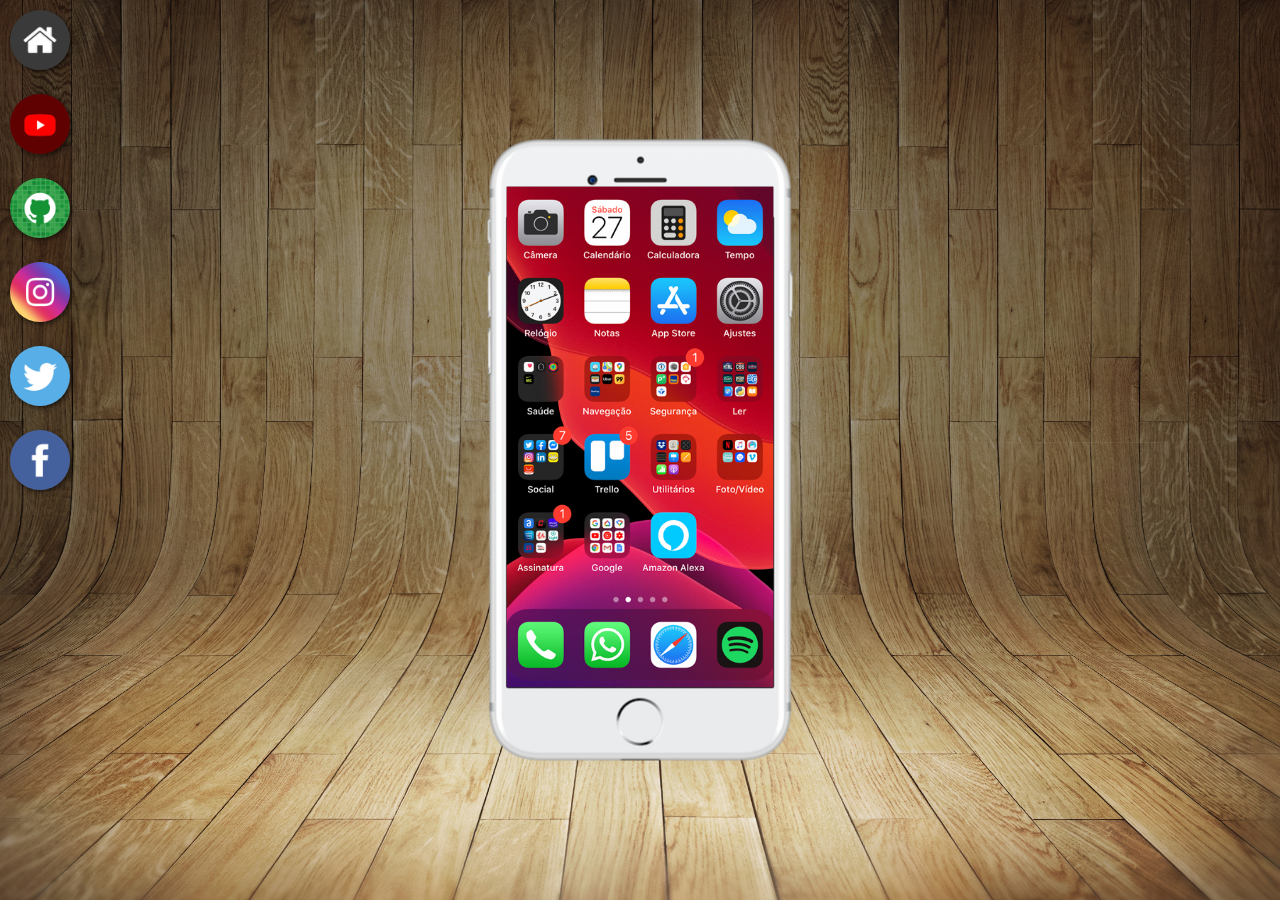
<file: index.html>
<!DOCTYPE html>
<html lang="pt-br">
<head>
    <meta charset="UTF-8">
    <meta http-equiv="X-UA-Compatible" content="IE=edge">
    <meta name="viewport" content="width=device-width, initial-scale=1.0">
    <link rel="shortcut icon" href="favicon.ico" type="image/x-icon">
    <link rel="stylesheet" href="estilos/style.css">
    <title>Projeto Redes Sociais</title>
    
</head>
<body>
    <main>
        <section id="telefone">
            <iframe src="home.html" name="tela" id="tela" frameborder="0">
                Seu navegador não é compatível com isso.
            </iframe>
        </section>

        <section id="redes-sociais">
            <a href="home.html" target="tela"><img src="imagens/logo-home.jpg" alt="Home"></a><br>

            <a href="youtube.html" target="tela"><img src="imagens/logo-youtube.jpg" alt="YouTube"></a><br>

            <a href="github.html" target="tela"><img src="imagens/logo-github.jpg" alt="GithHub"></a><br>

            <a href="instagram.html" target="tela"><img src="imagens/logo-instagram.jpg" alt="Instagram"></a><br>

            <a href="twitter.html" target="tela"><img src="imagens/logo-twitter.jpg" alt="Twitter"></a><br>

            <a href="facebook.html" target="tela"><img src="imagens/logo-facebook.jpg" alt="Facebook"></a>
        </section>
    </main>
</body>
</html>
</file>
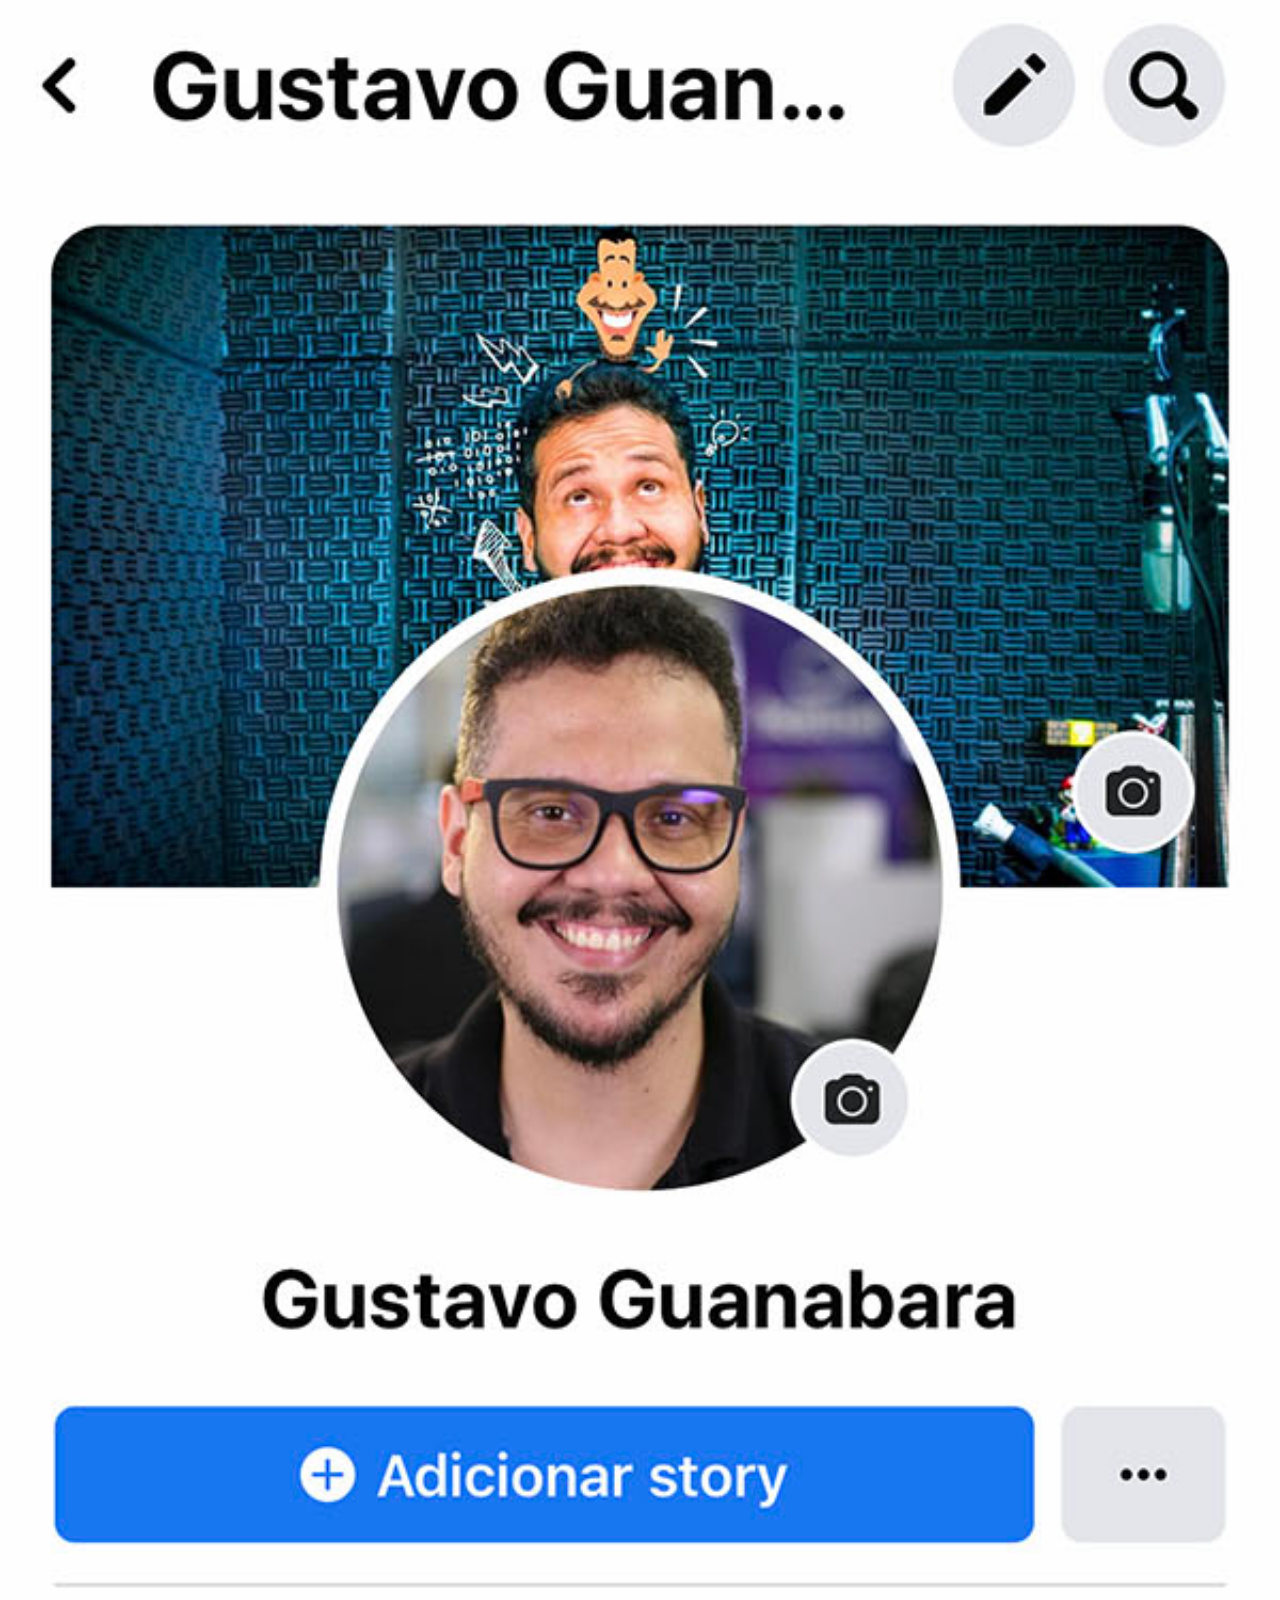
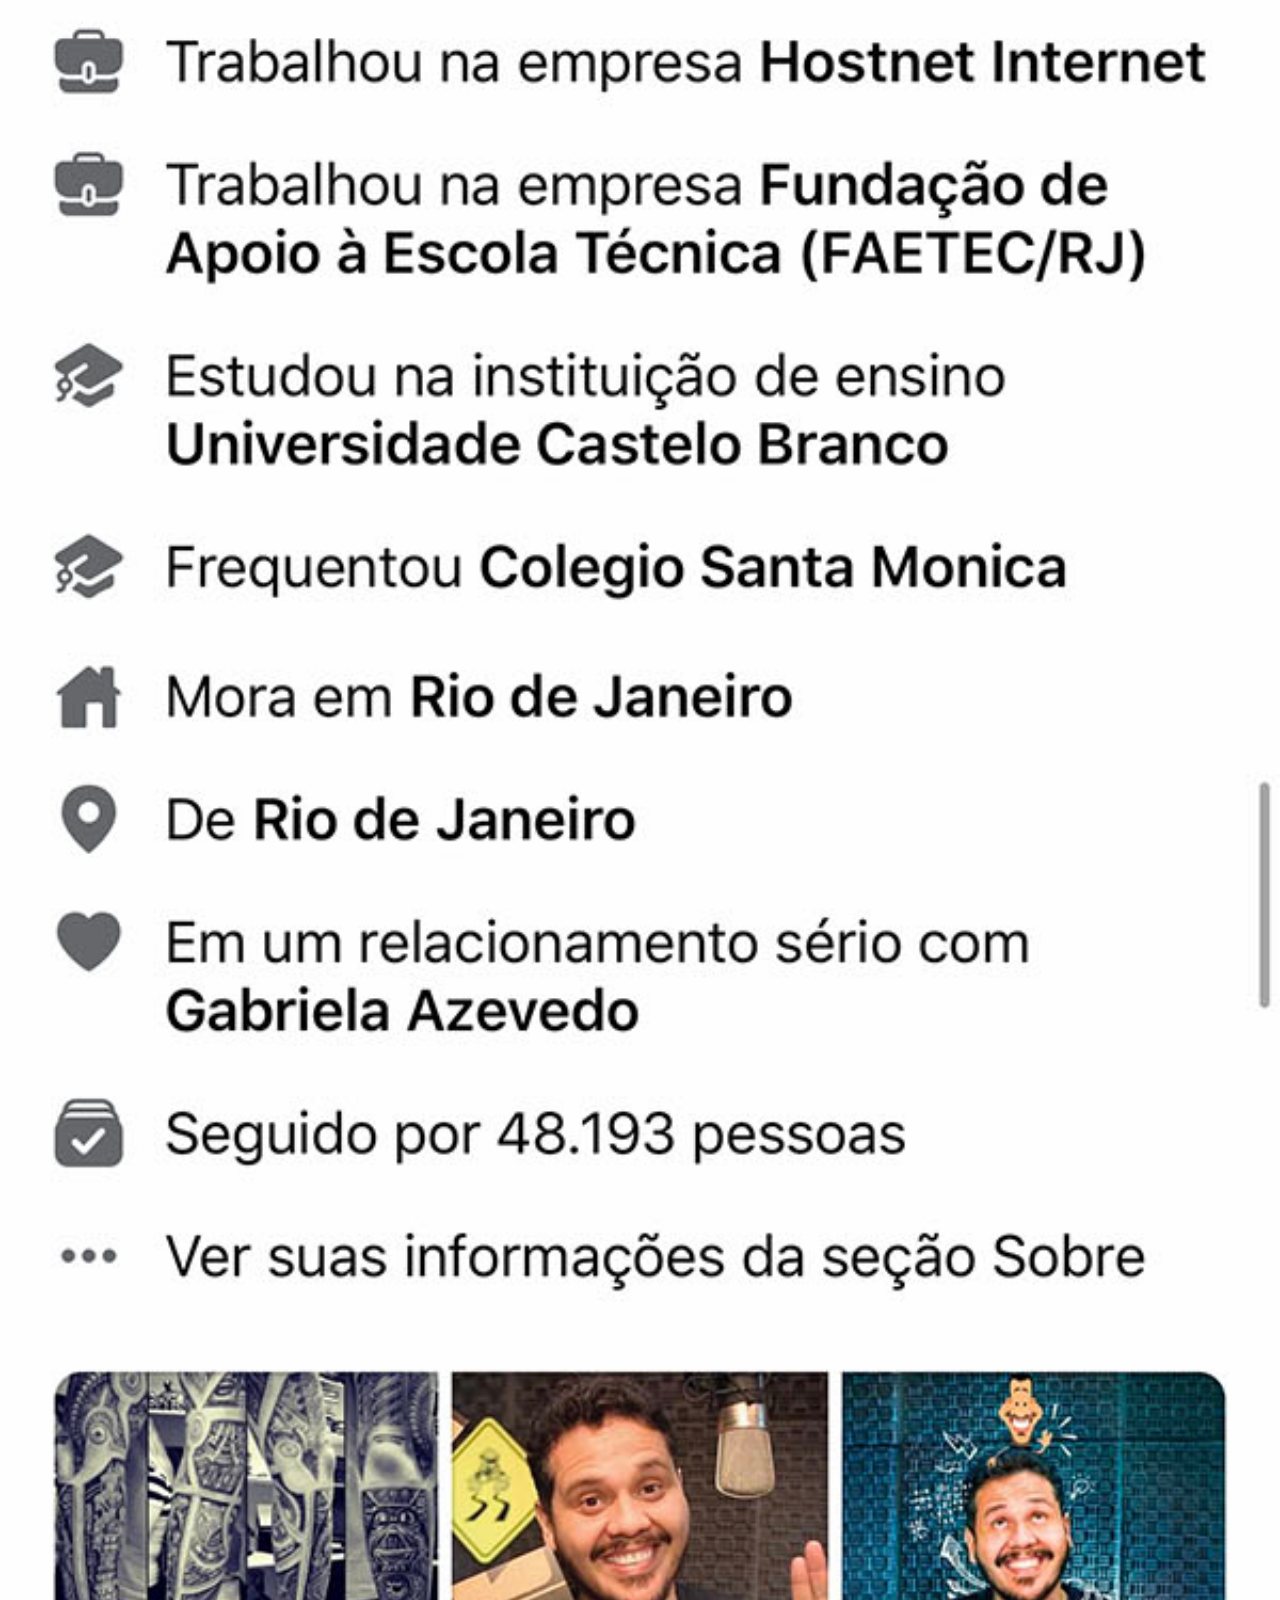
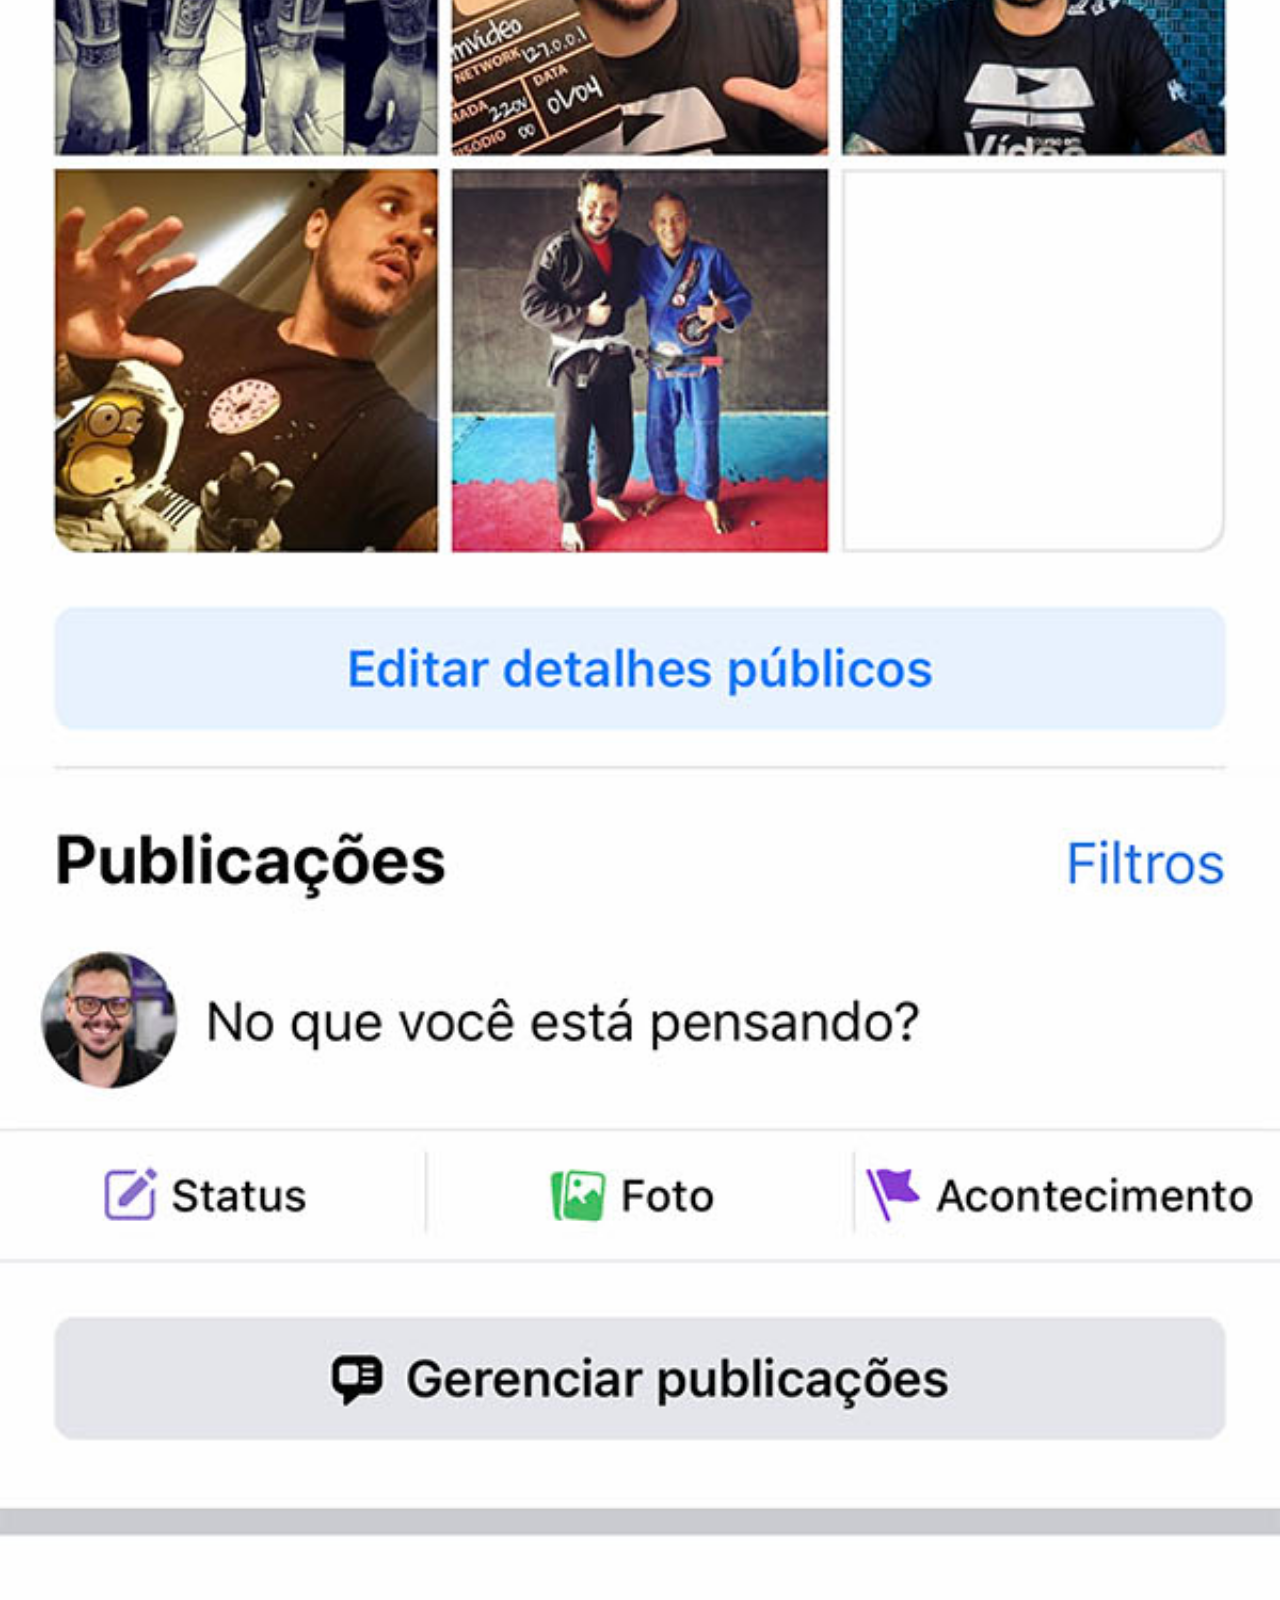
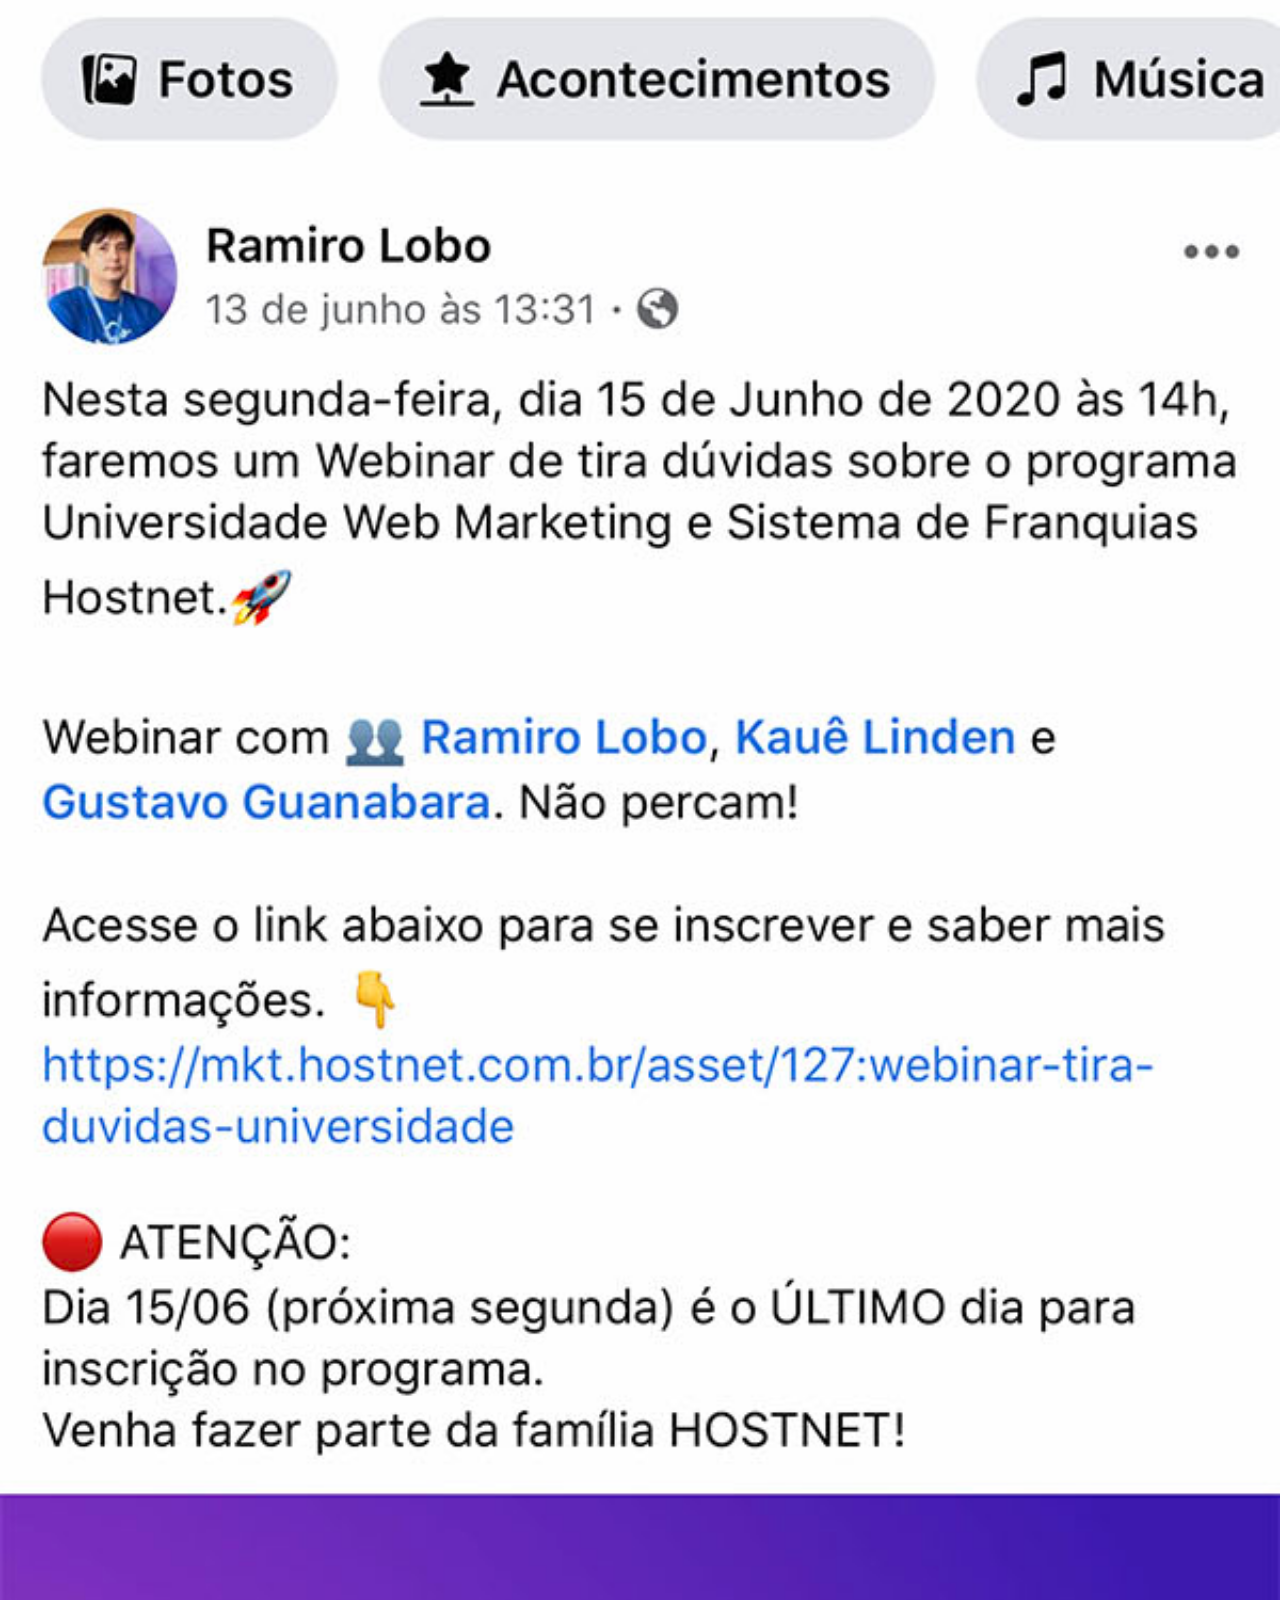
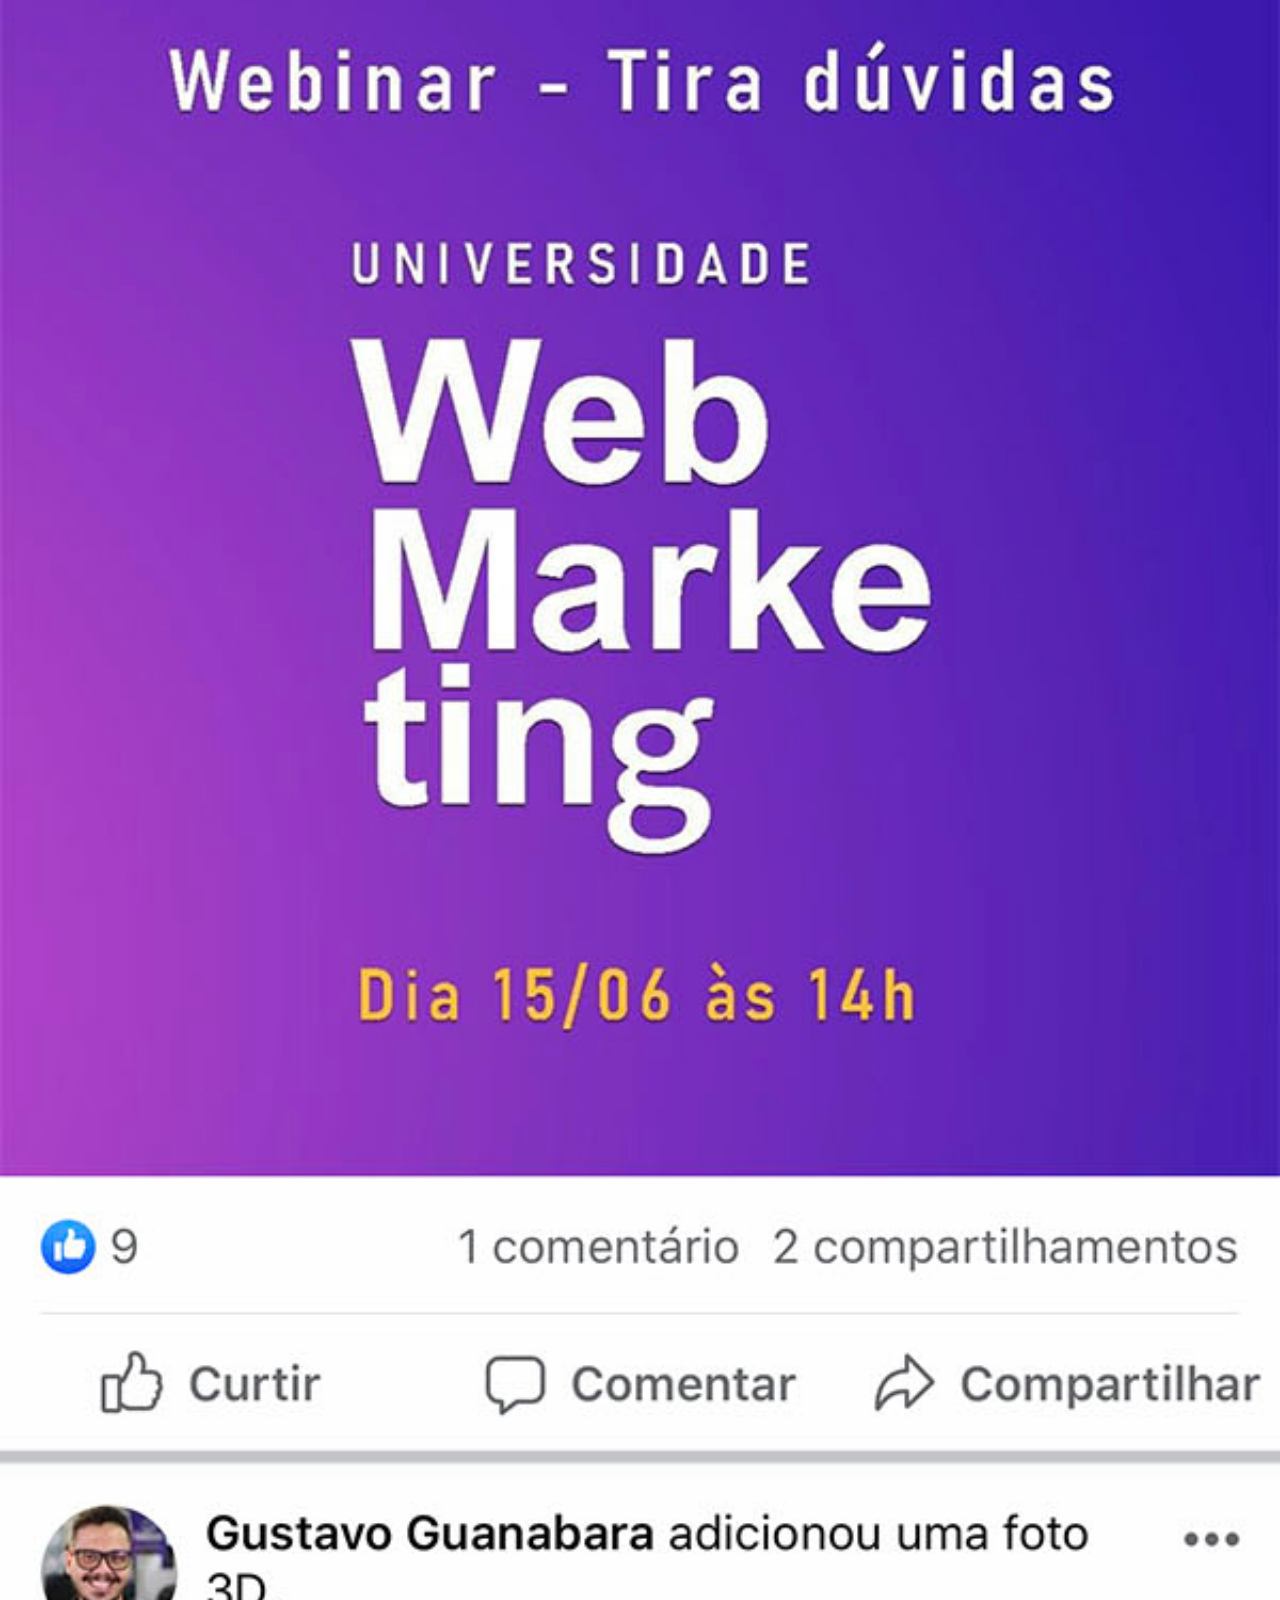
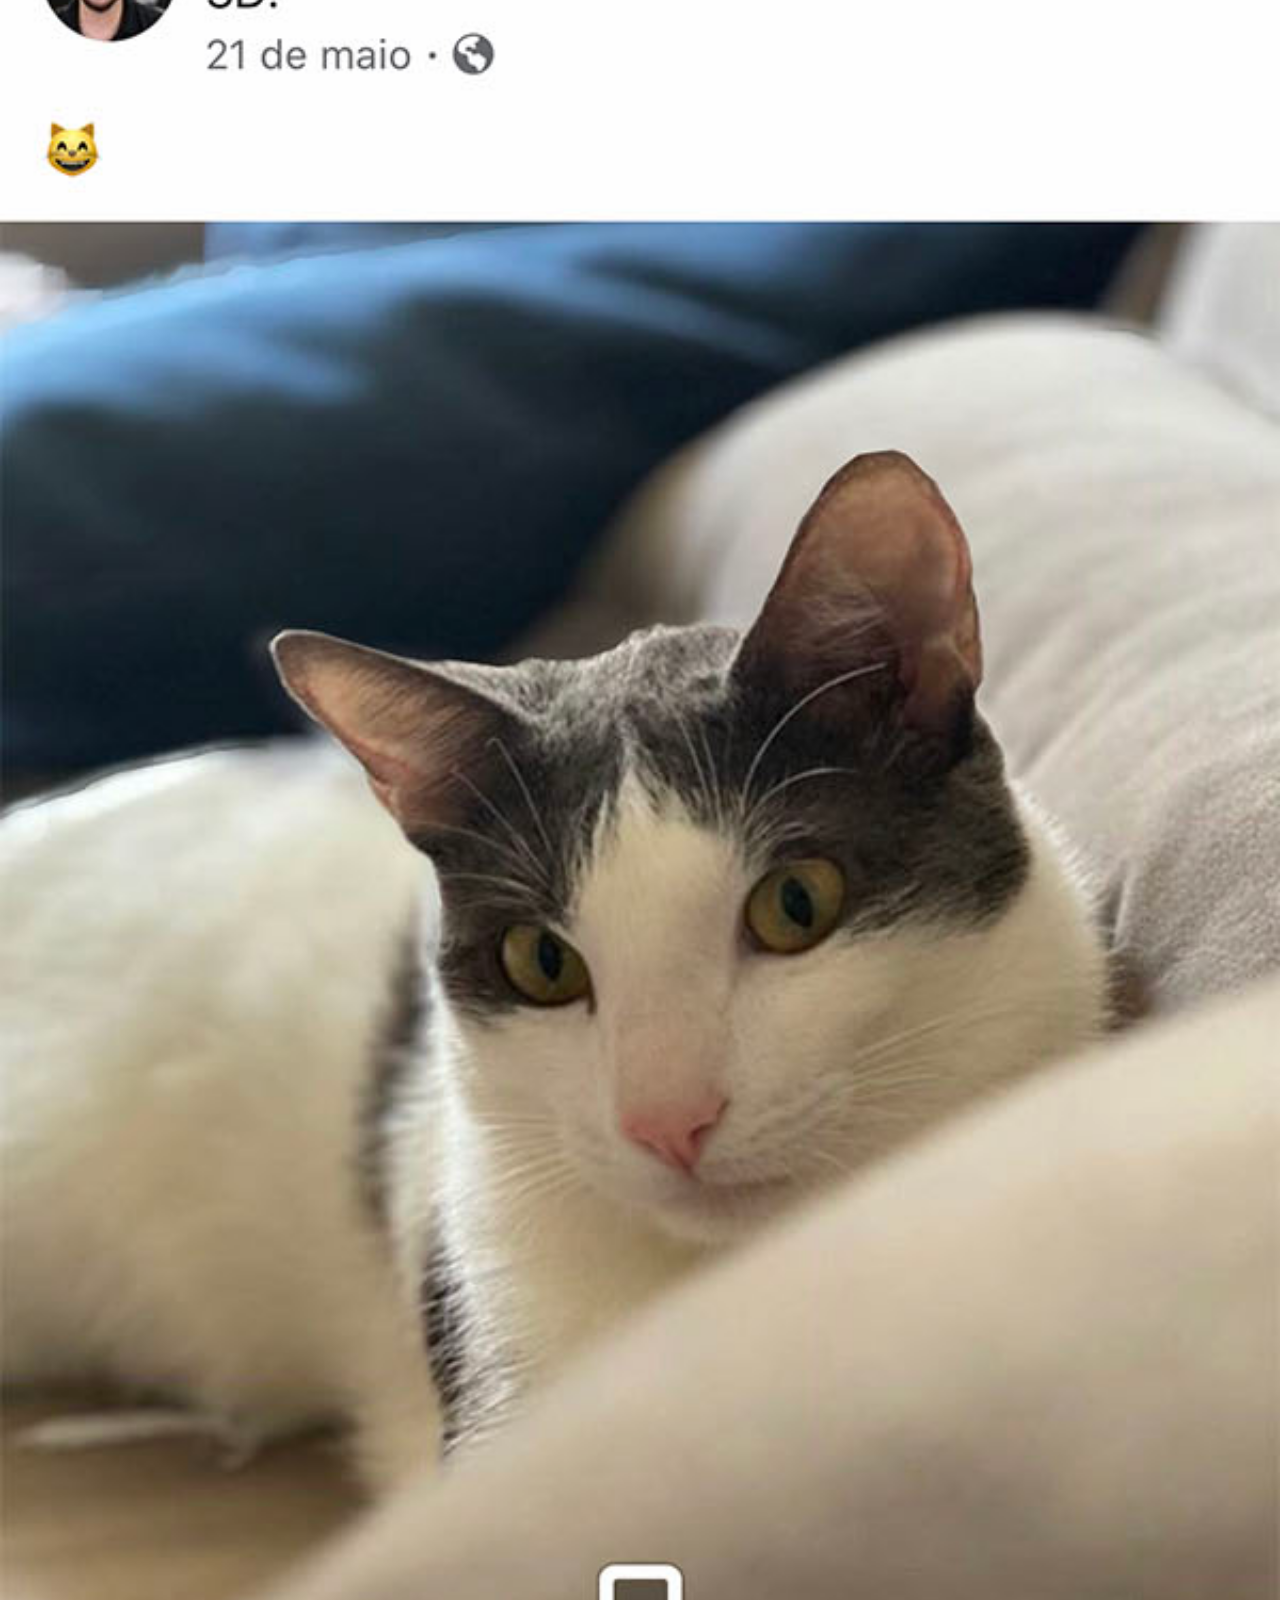
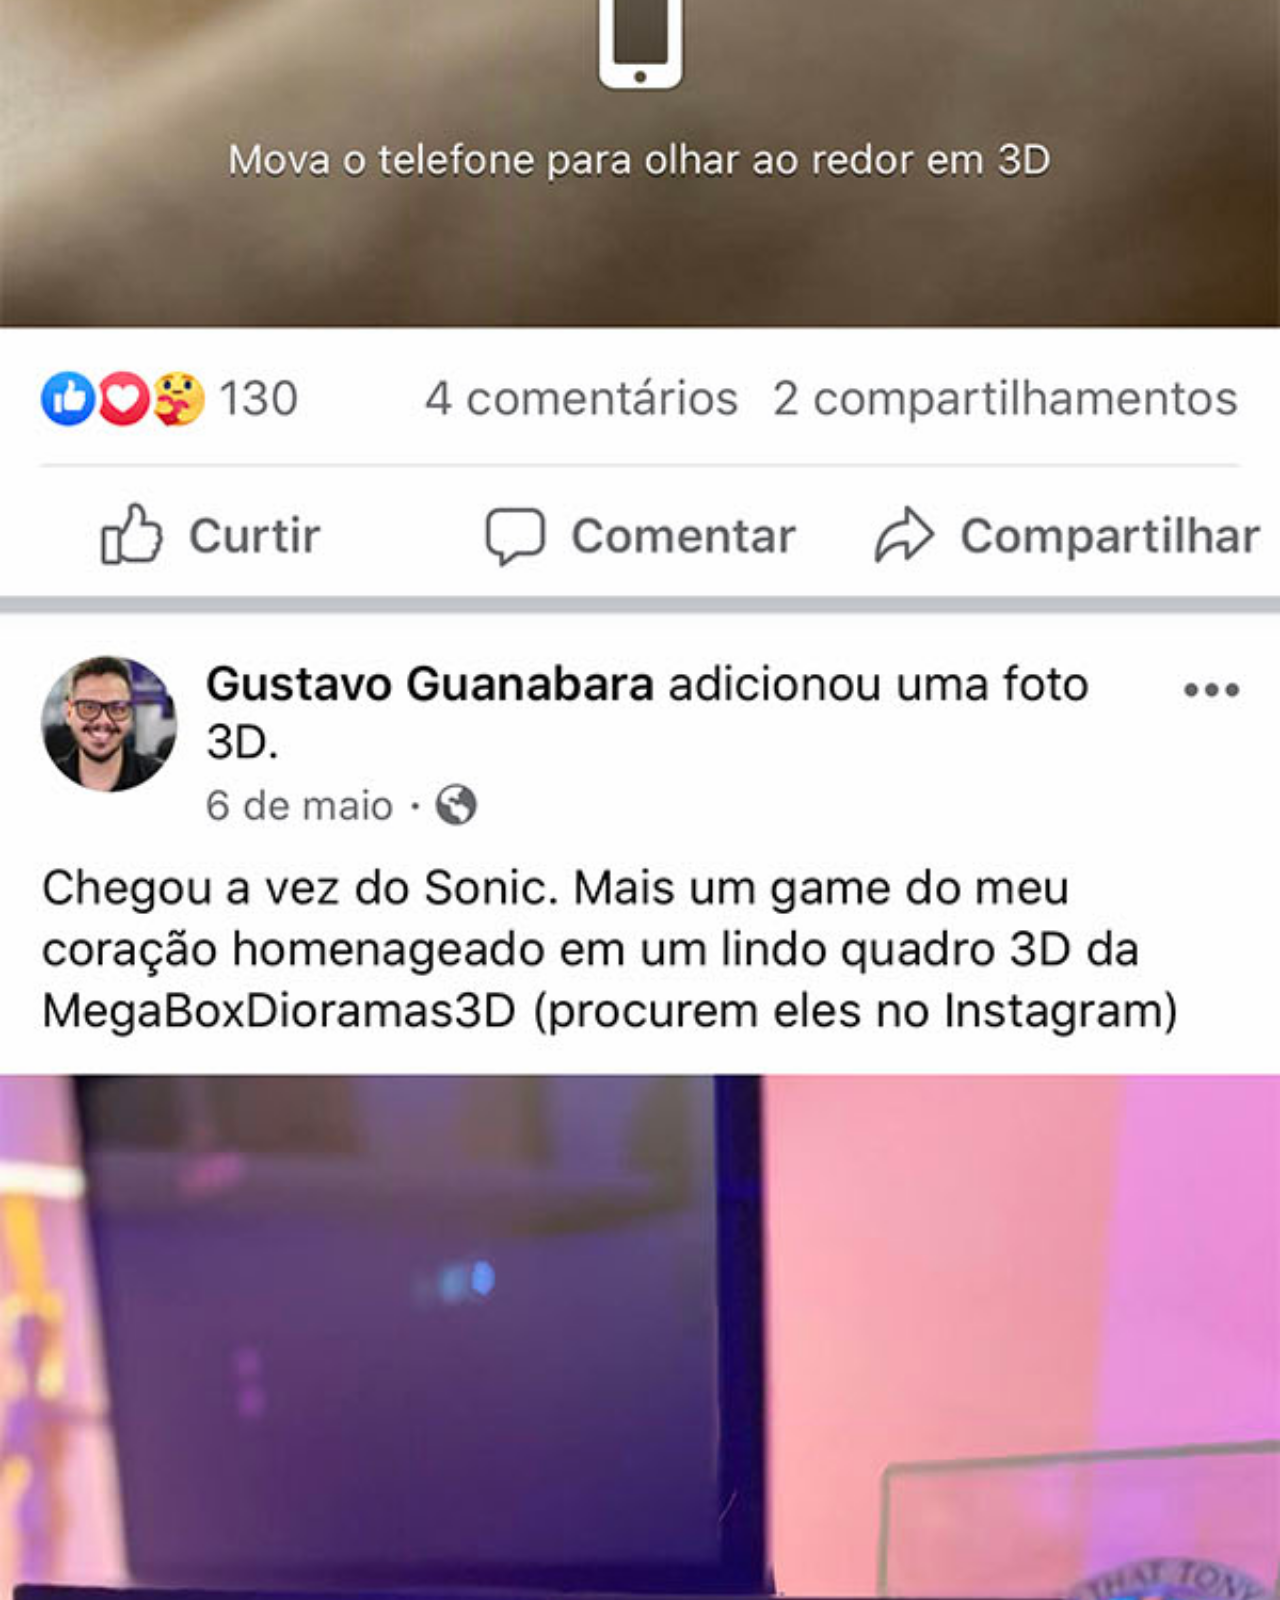
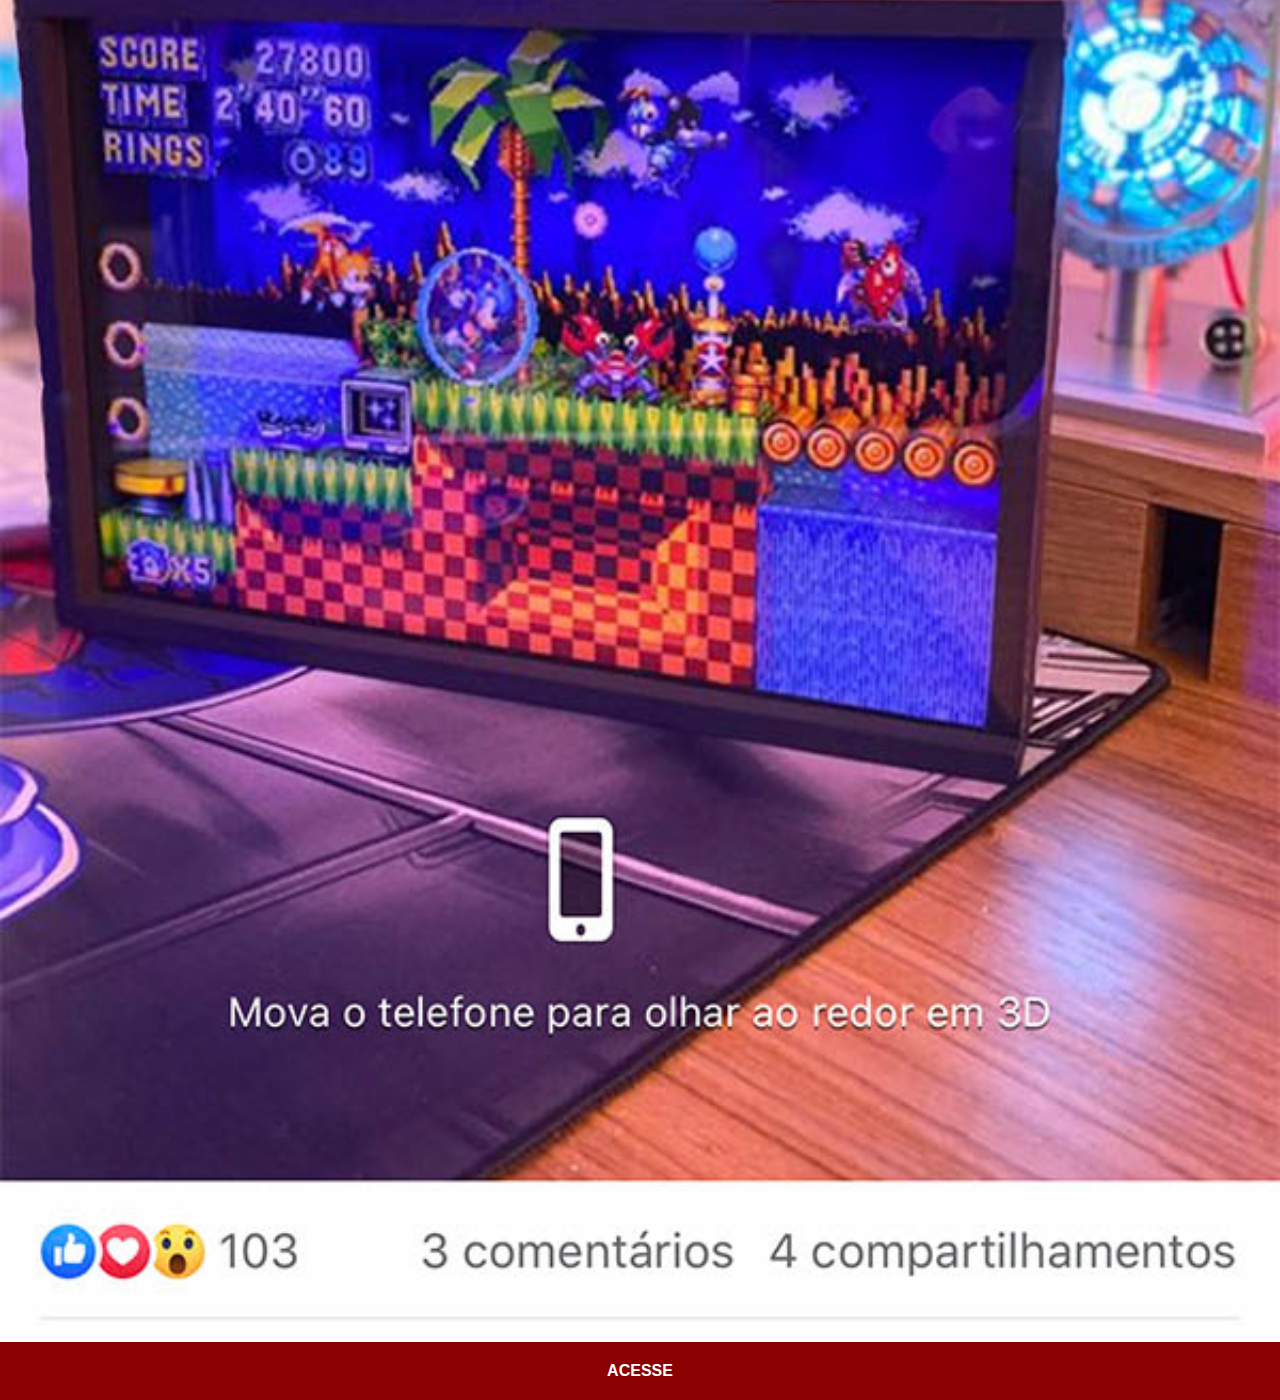
<file: facebook.html>
<!DOCTYPE html>
<html lang="pt-br">
<head>
    <meta charset="UTF-8">
    <meta http-equiv="X-UA-Compatible" content="IE=edge">
    <meta name="viewport" content="width=device-width, initial-scale=1.0">
    <title>Facebook</title>
    <link rel="stylesheet" href="estilos/social.css">
</head>
<body>
    <img src="imagens/tela-facebook.jpg" alt="Twitter">
    <a href="https://pt-br.facebook.com/gustavoguanabara/" target="blank">ACESSE</a>   
</body>
</html>
</file>
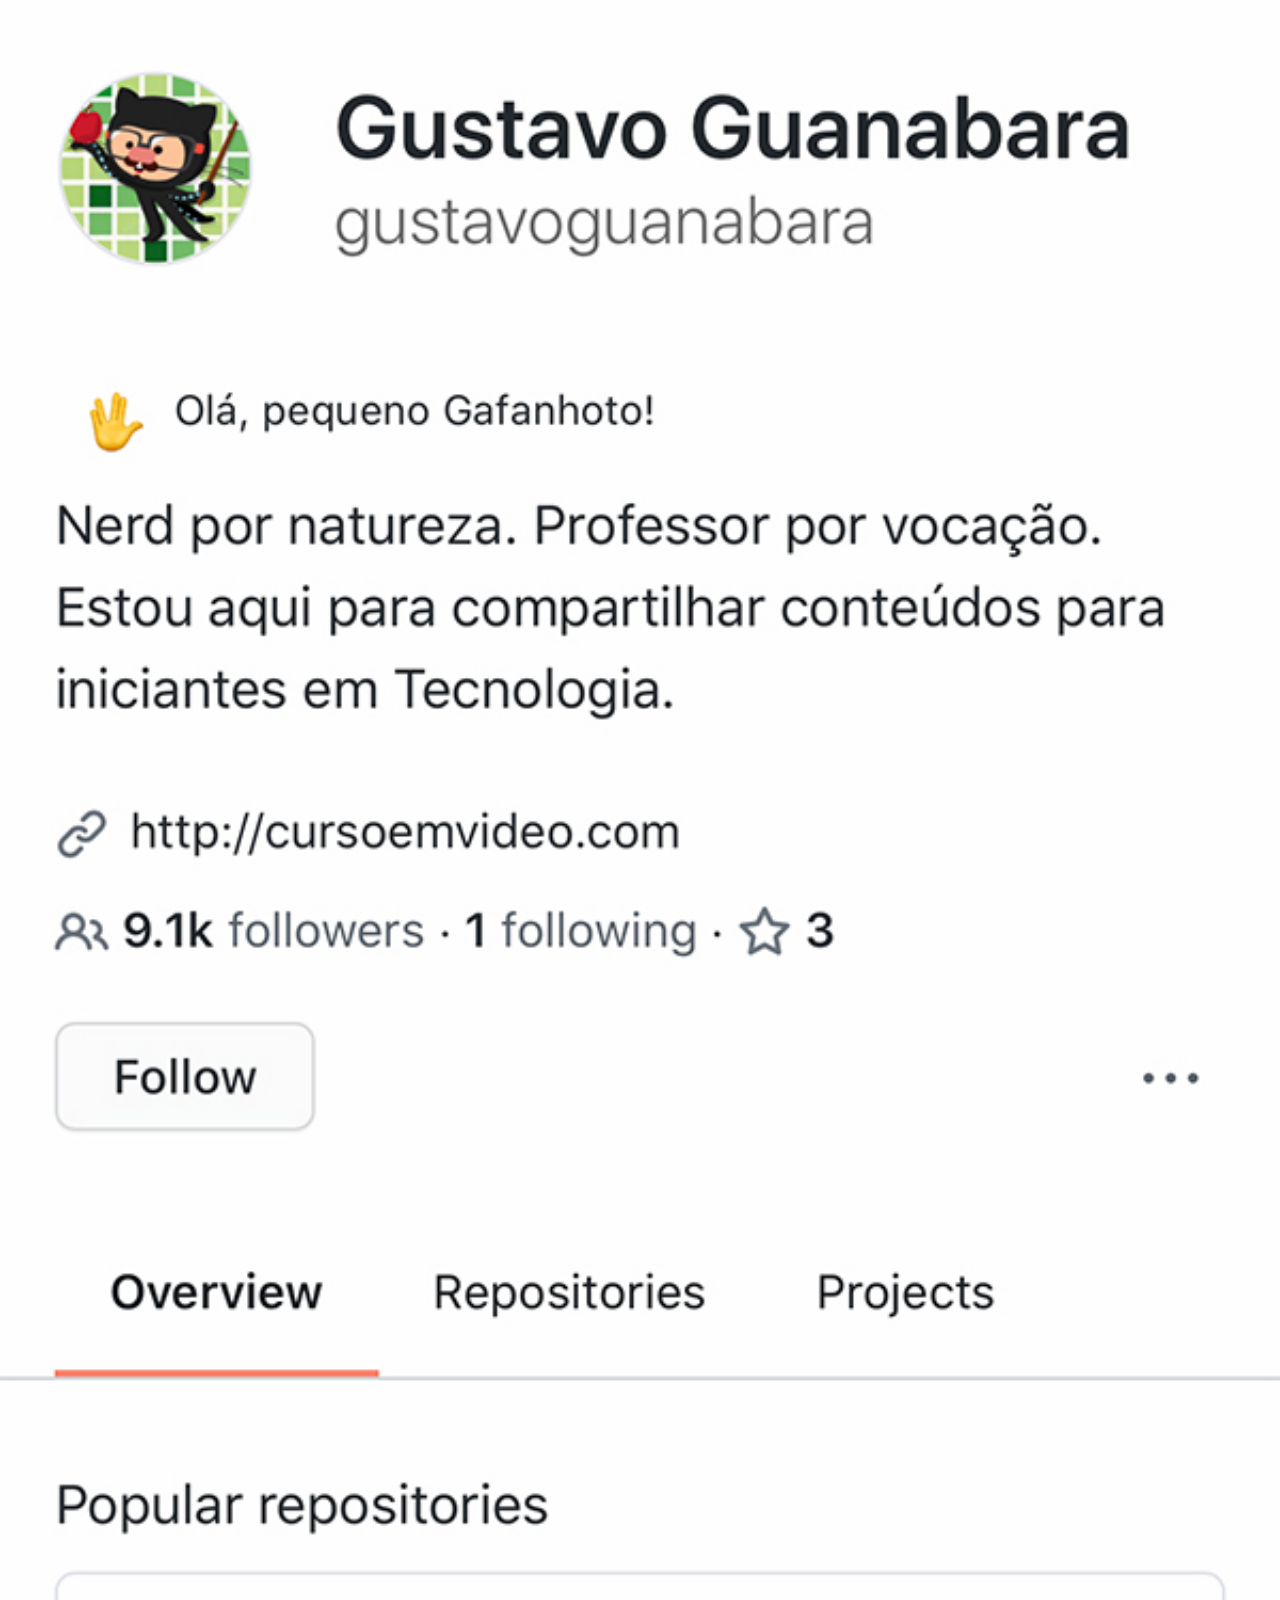
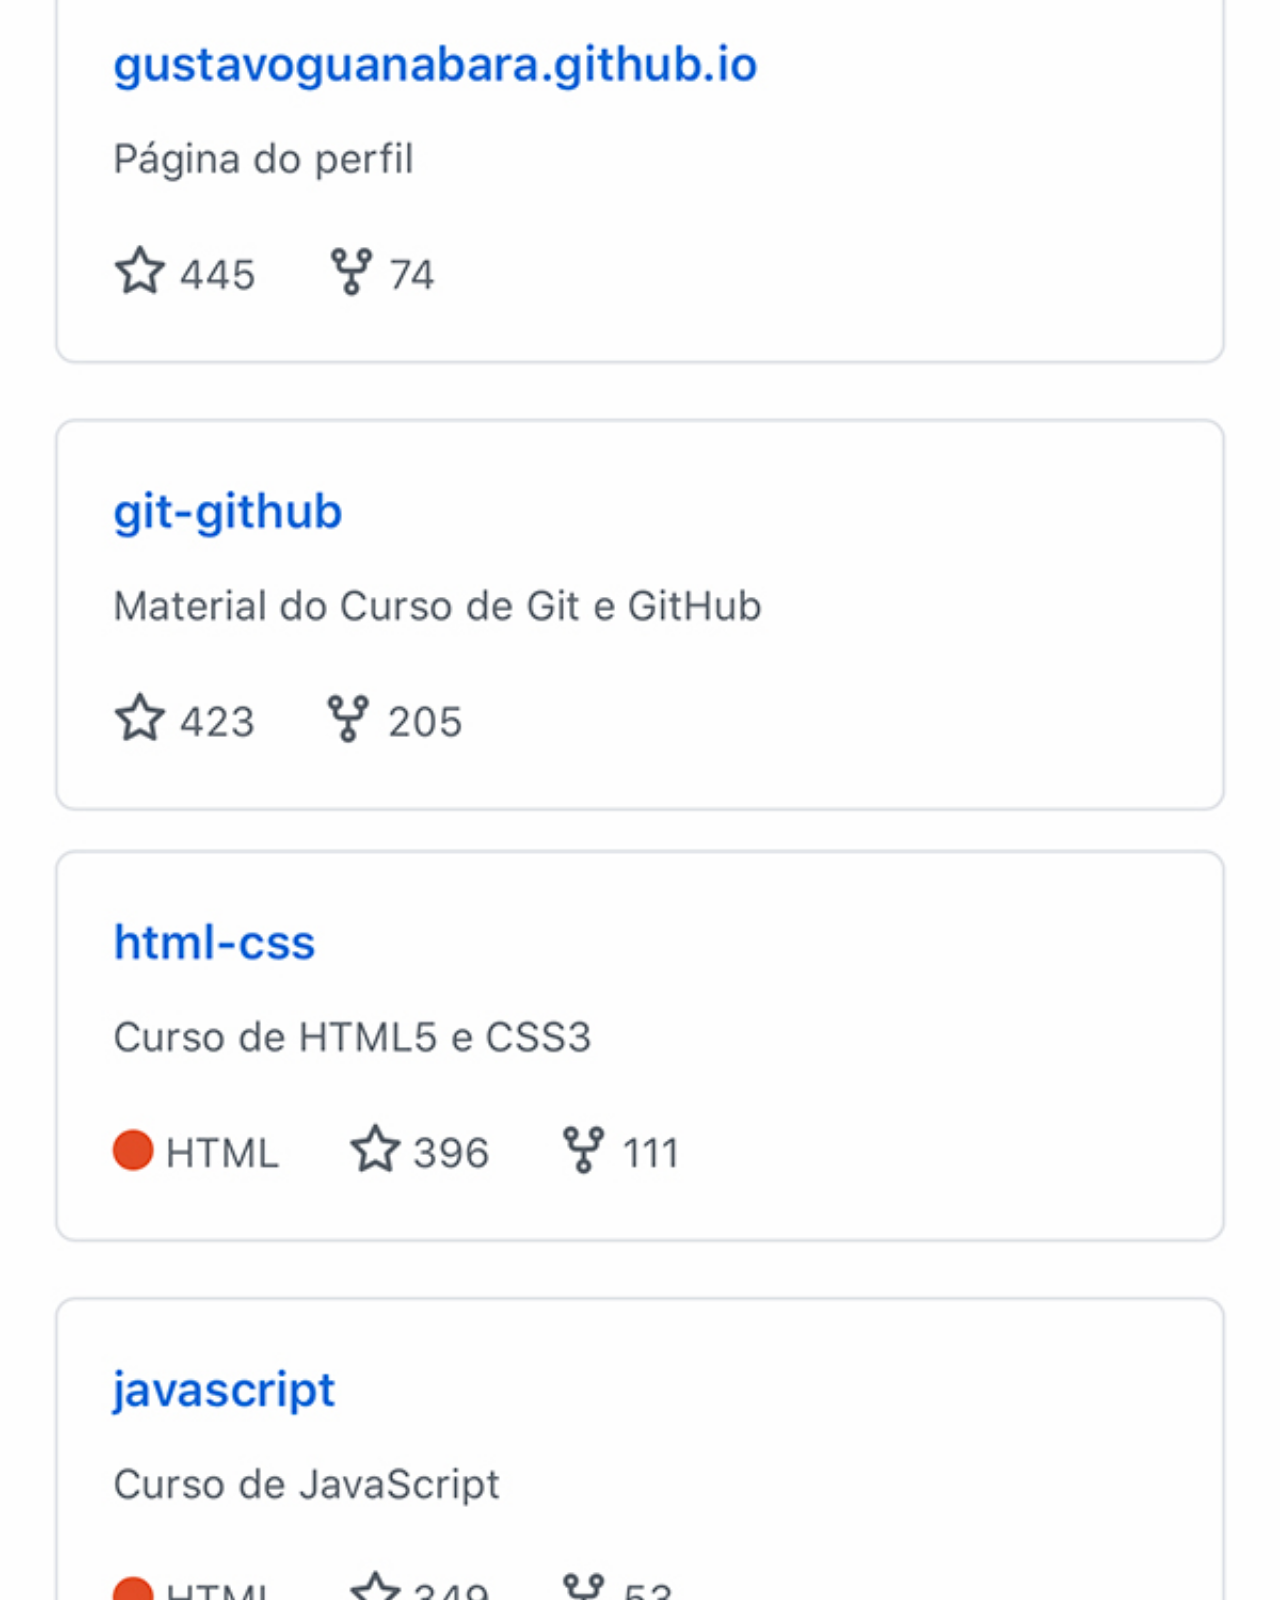
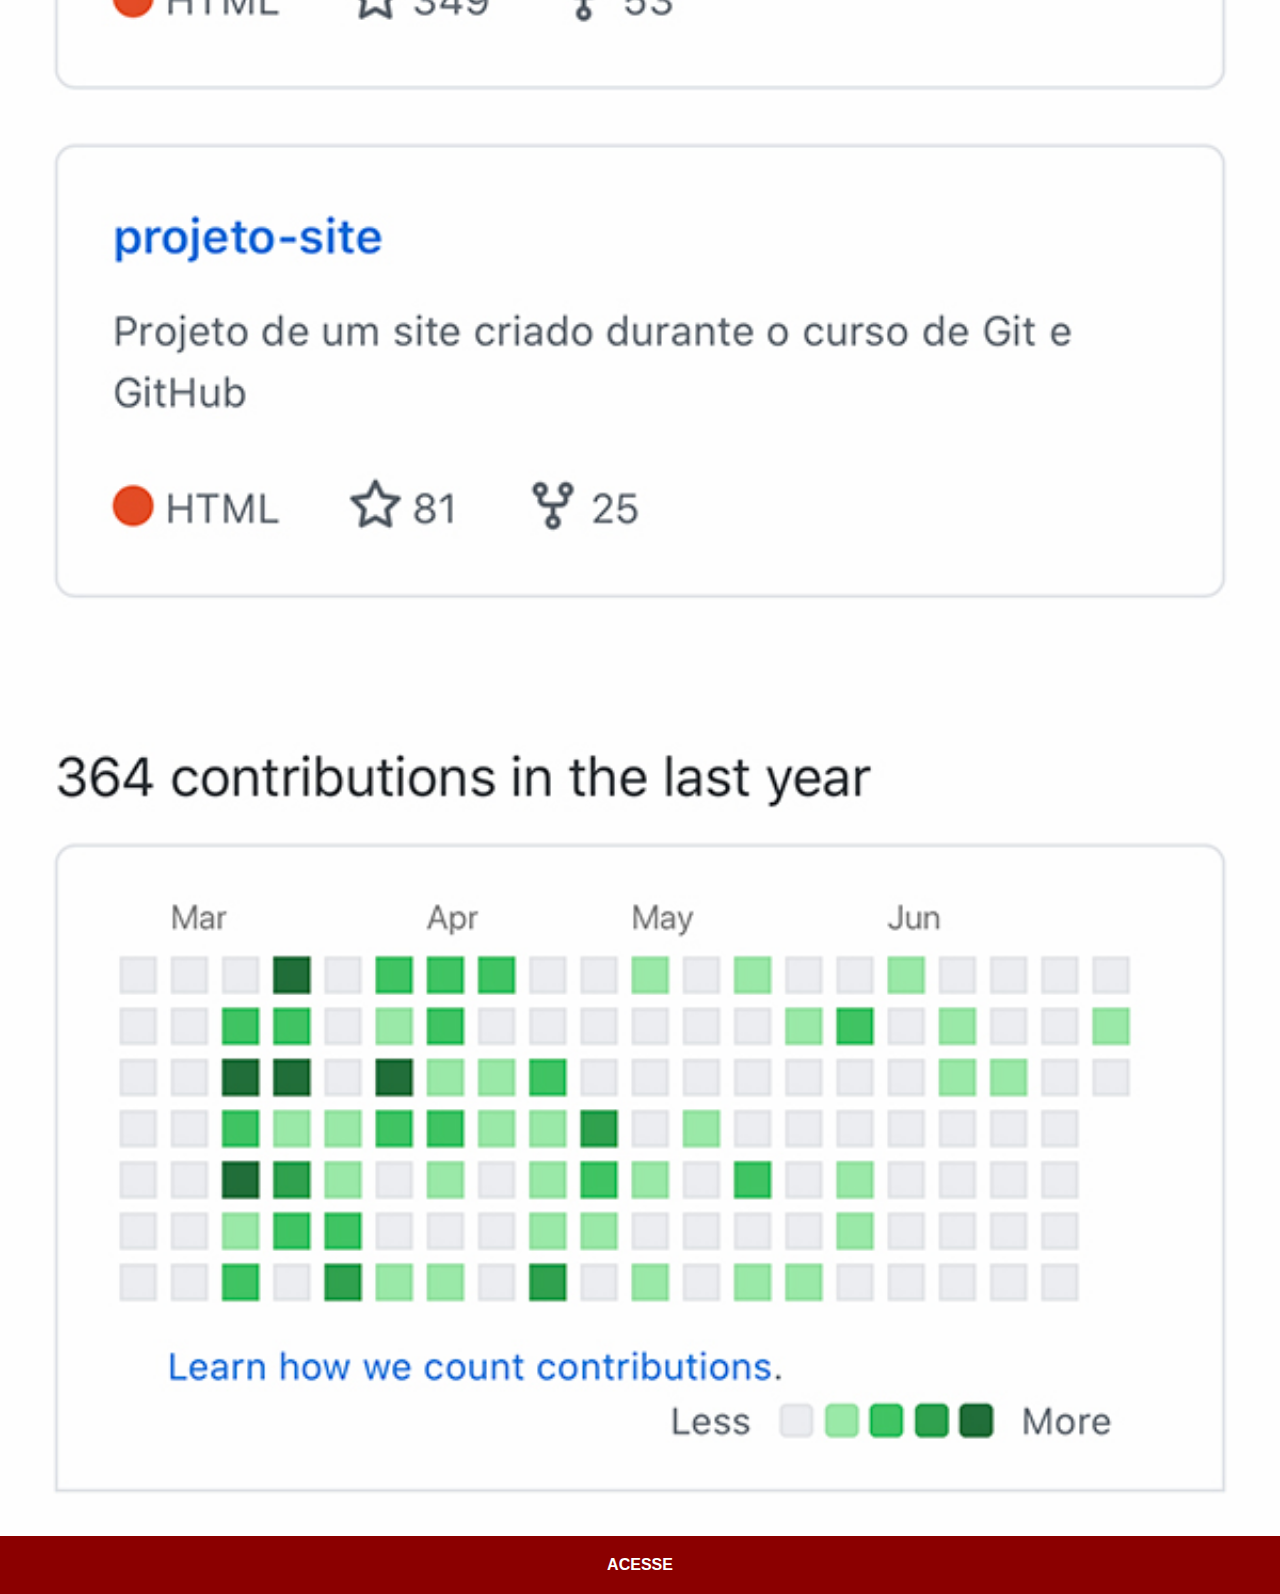
<file: github.html>
<!DOCTYPE html>
<html lang="pt-br">
<head>
    <meta charset="UTF-8">
    <meta http-equiv="X-UA-Compatible" content="IE=edge">
    <meta name="viewport" content="width=device-width, initial-scale=1.0">
    <title>GitHub</title>
    <link rel="stylesheet" href="estilos/social.css">
</head>
<body>
    <img src="imagens/tela-github.jpg" alt="GitHub">
    <a href="https://github.com/gustavoguanabara/" target="blank">ACESSE</a>   
</body>
</html>
</file>
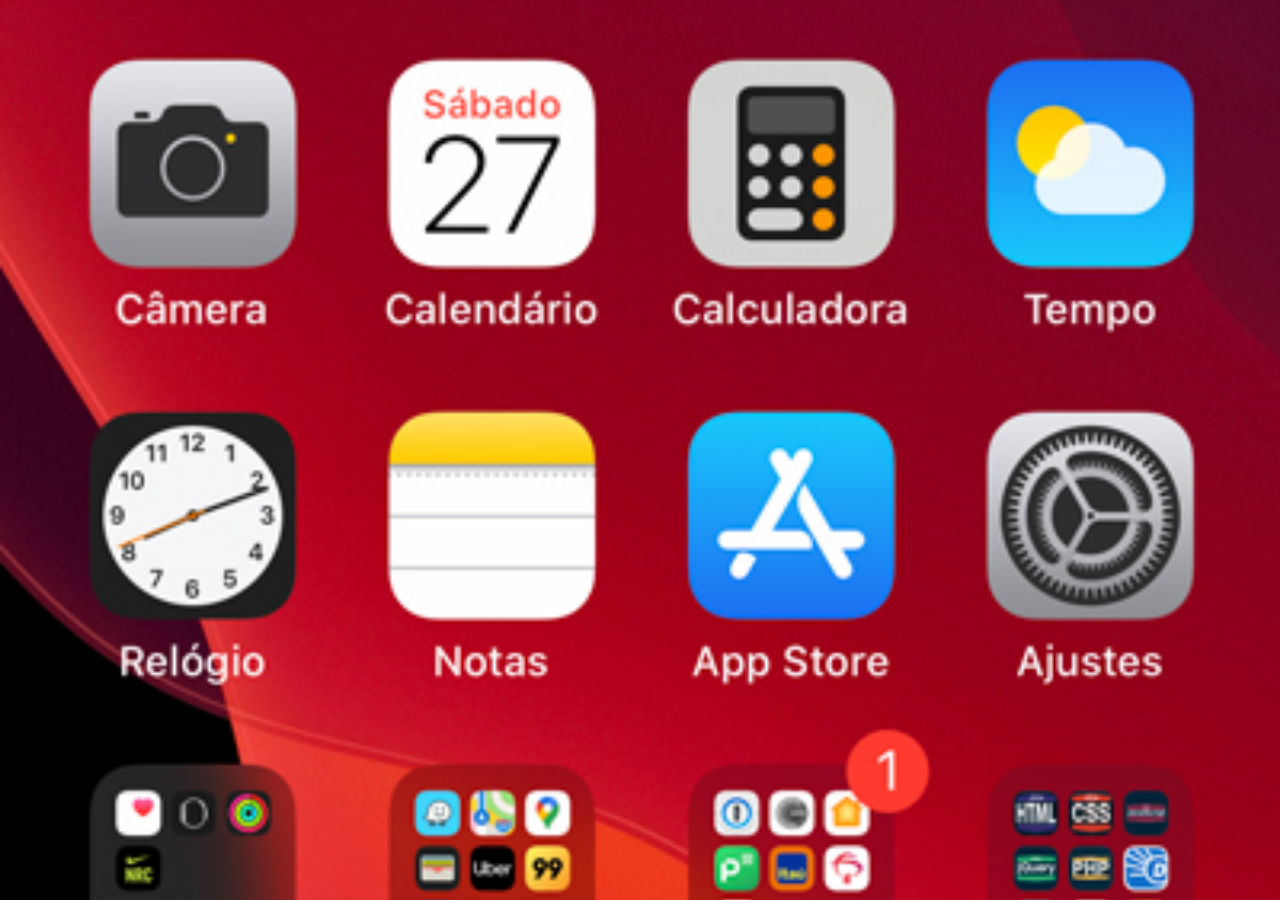
<file: home.html>
<!DOCTYPE html>
<html lang="pt-br">
<head>
    <meta charset="UTF-8">
    <meta http-equiv="X-UA-Compatible" content="IE=edge">
    <meta name="viewport" content="width=device-width, initial-scale=1.0">
    <title>Home</title>
</head>
<style>
    * {
        margin:0px;
        padding: 0px;
    }

    body {
        width: 100vw;
        height: 100vh;
        background: black url('imagens/tela-home.jpg') no-repeat top center;
        background-size: cover;
    }
</style>
<body>
    
</body>
</html>
</file>
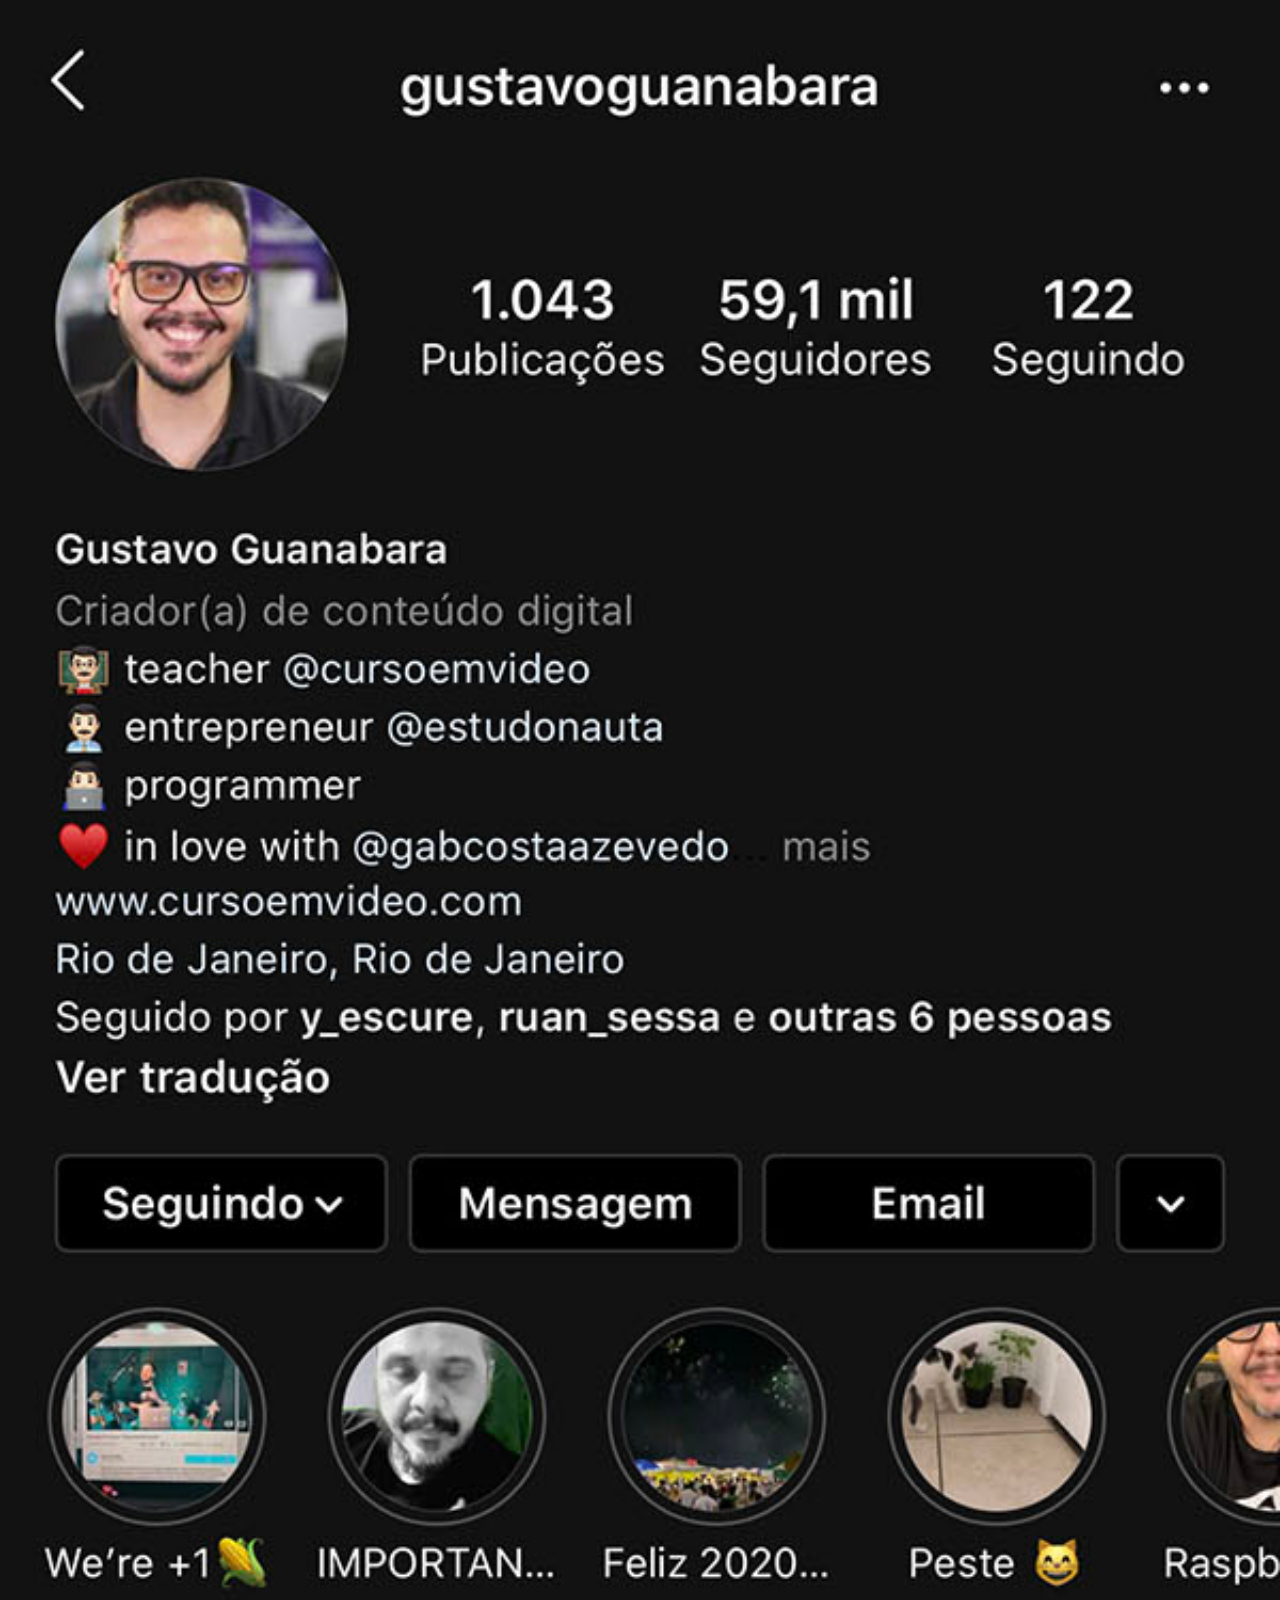
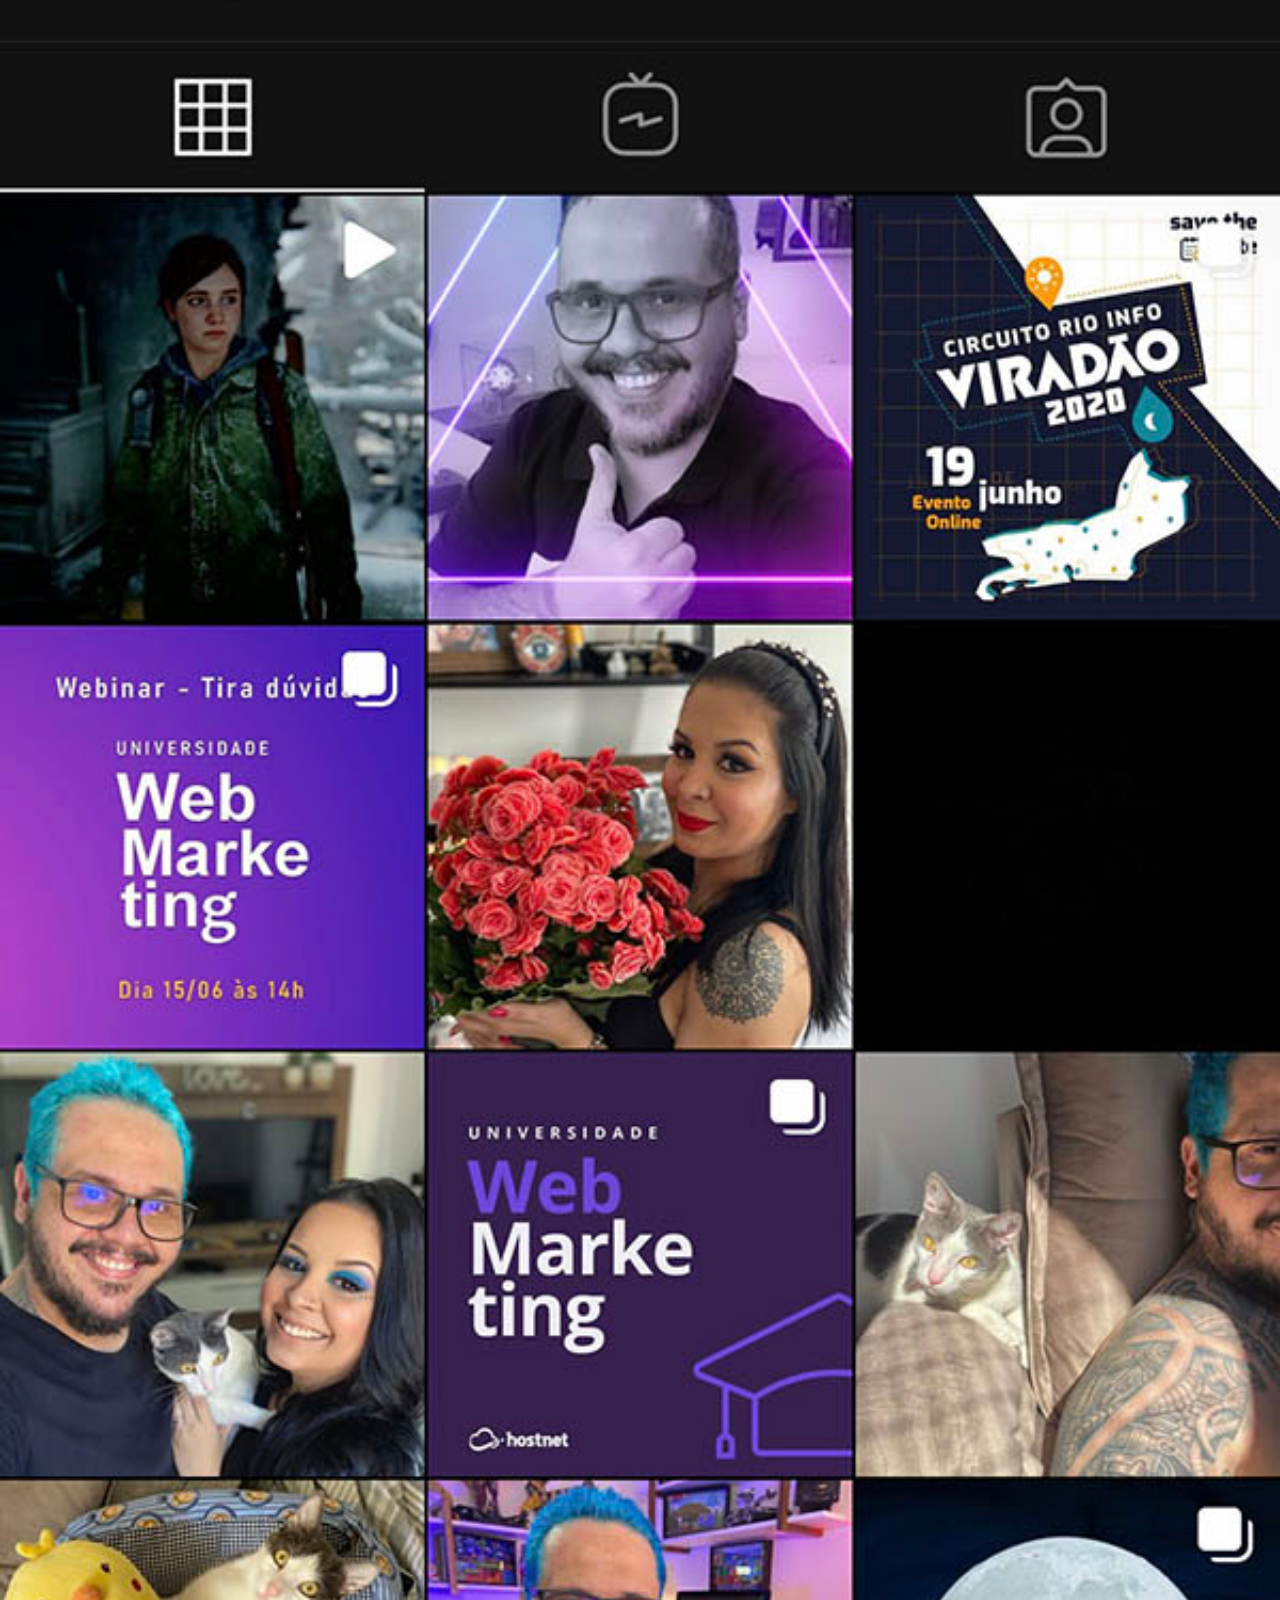
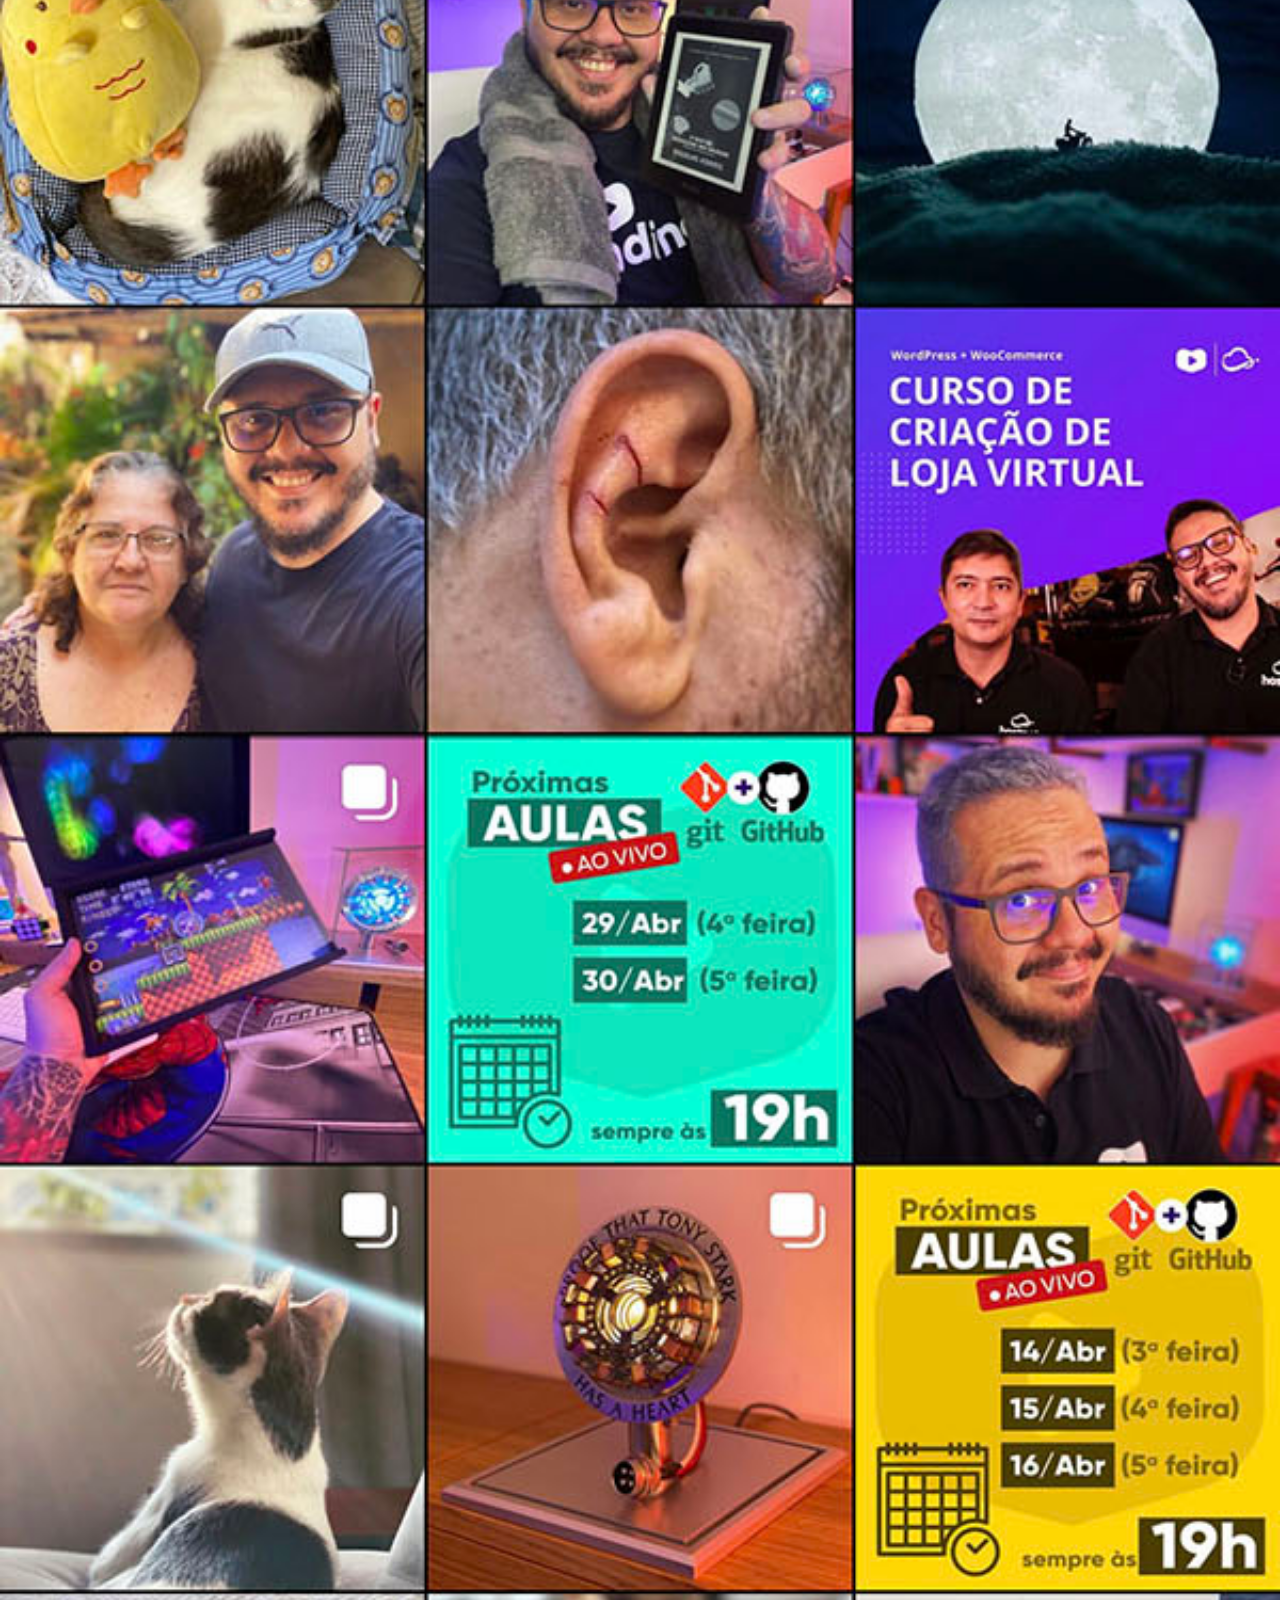
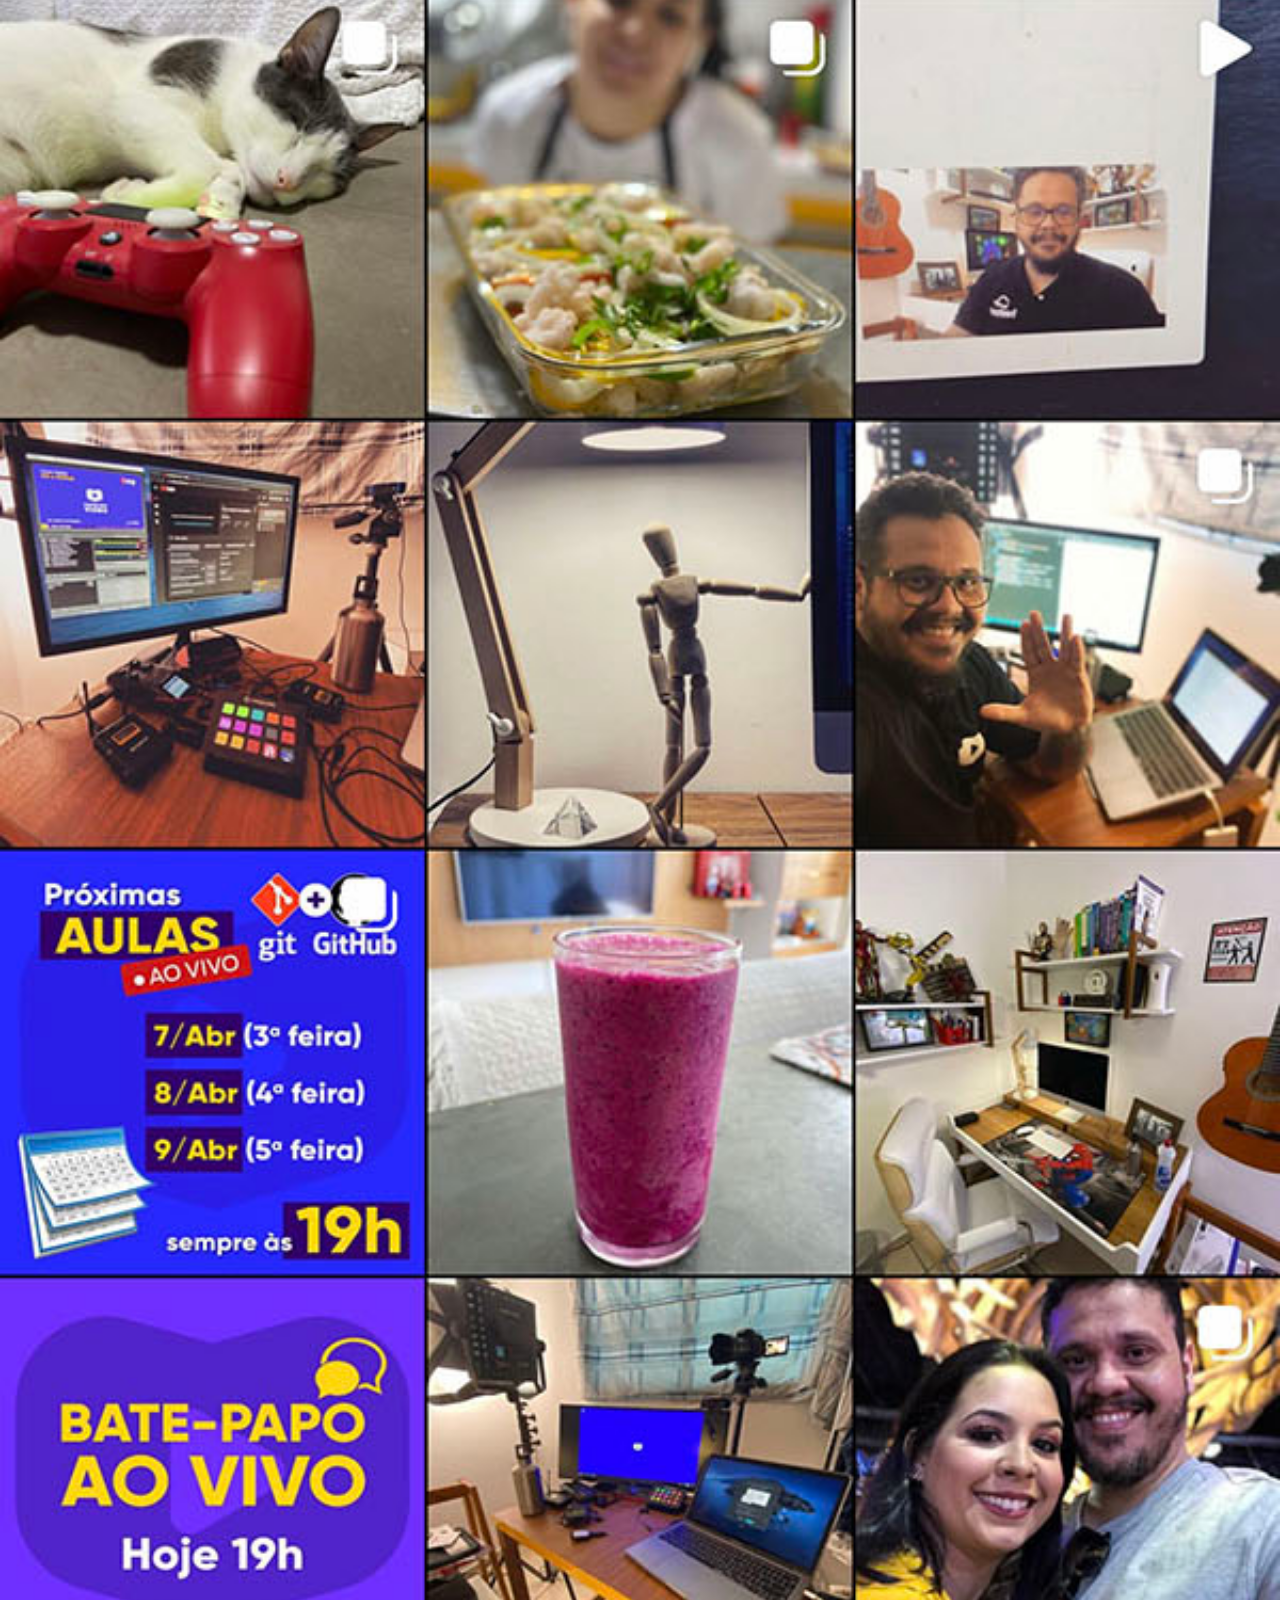
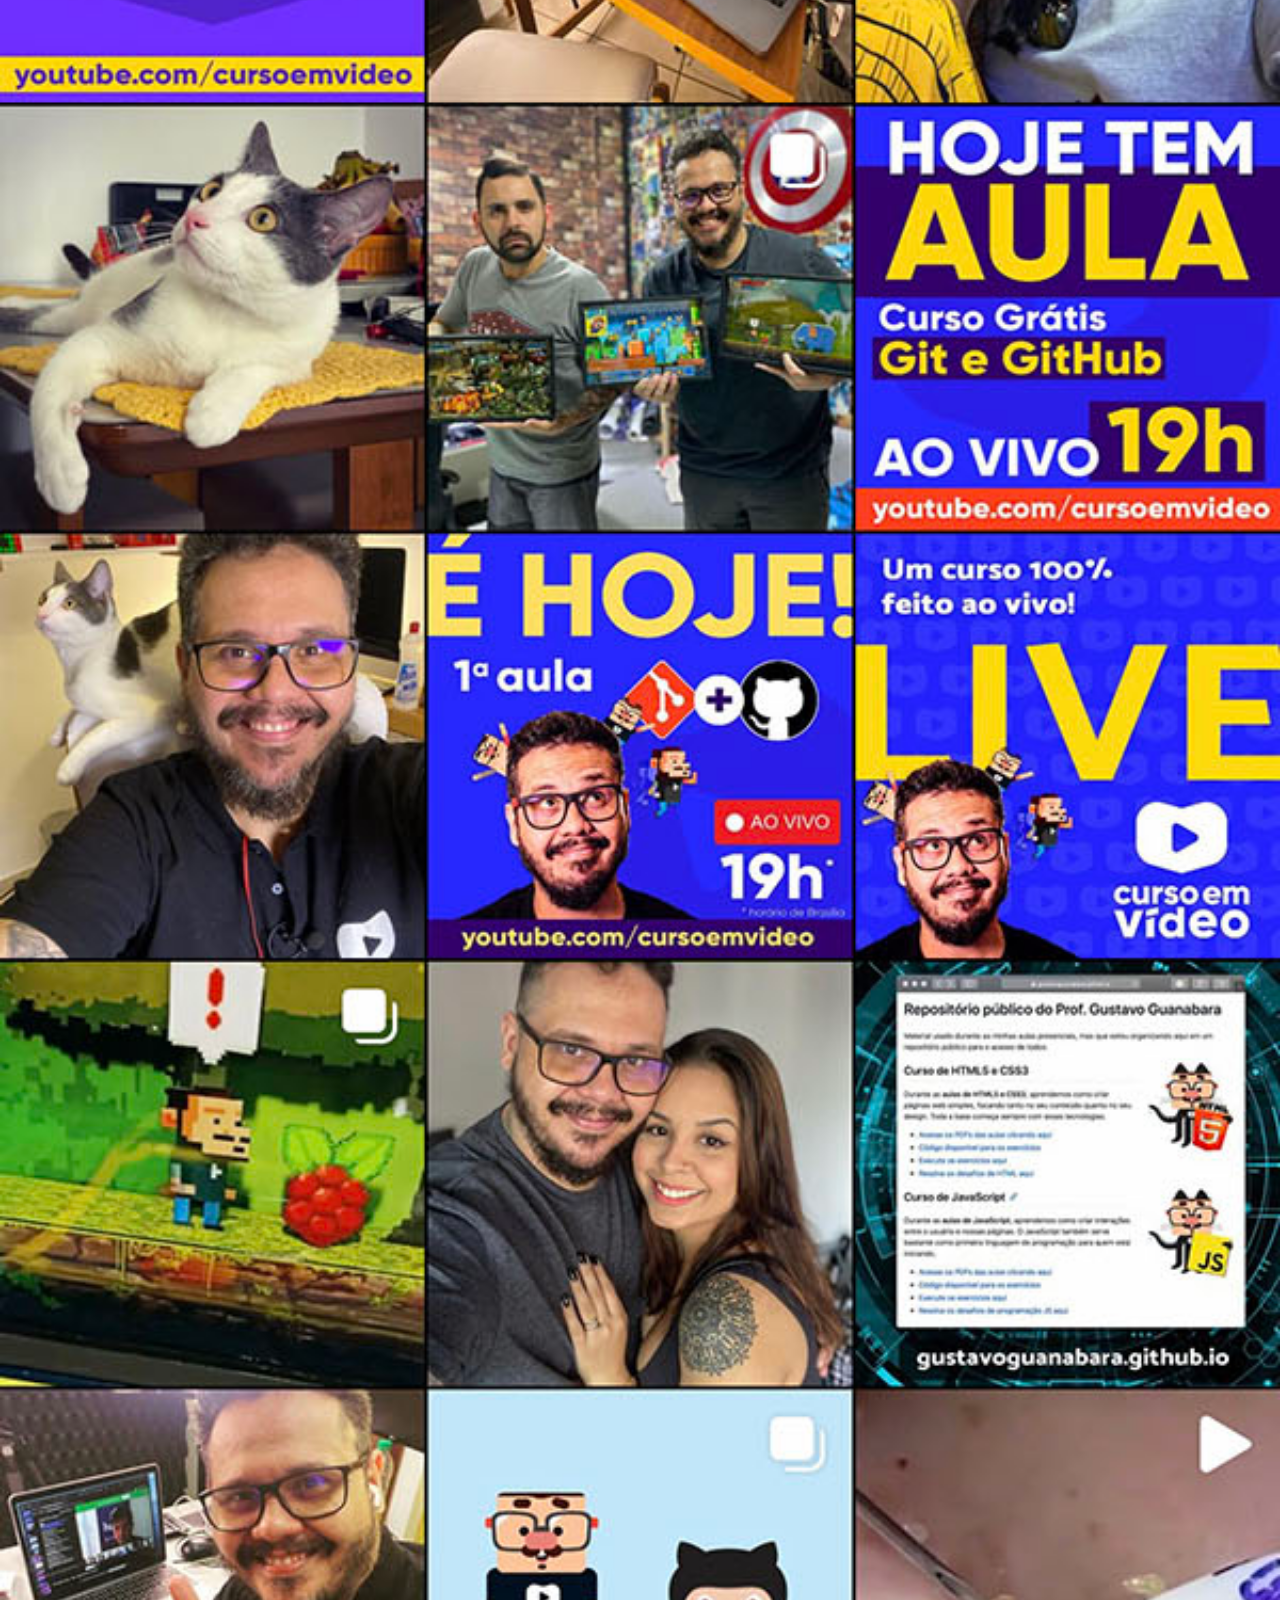
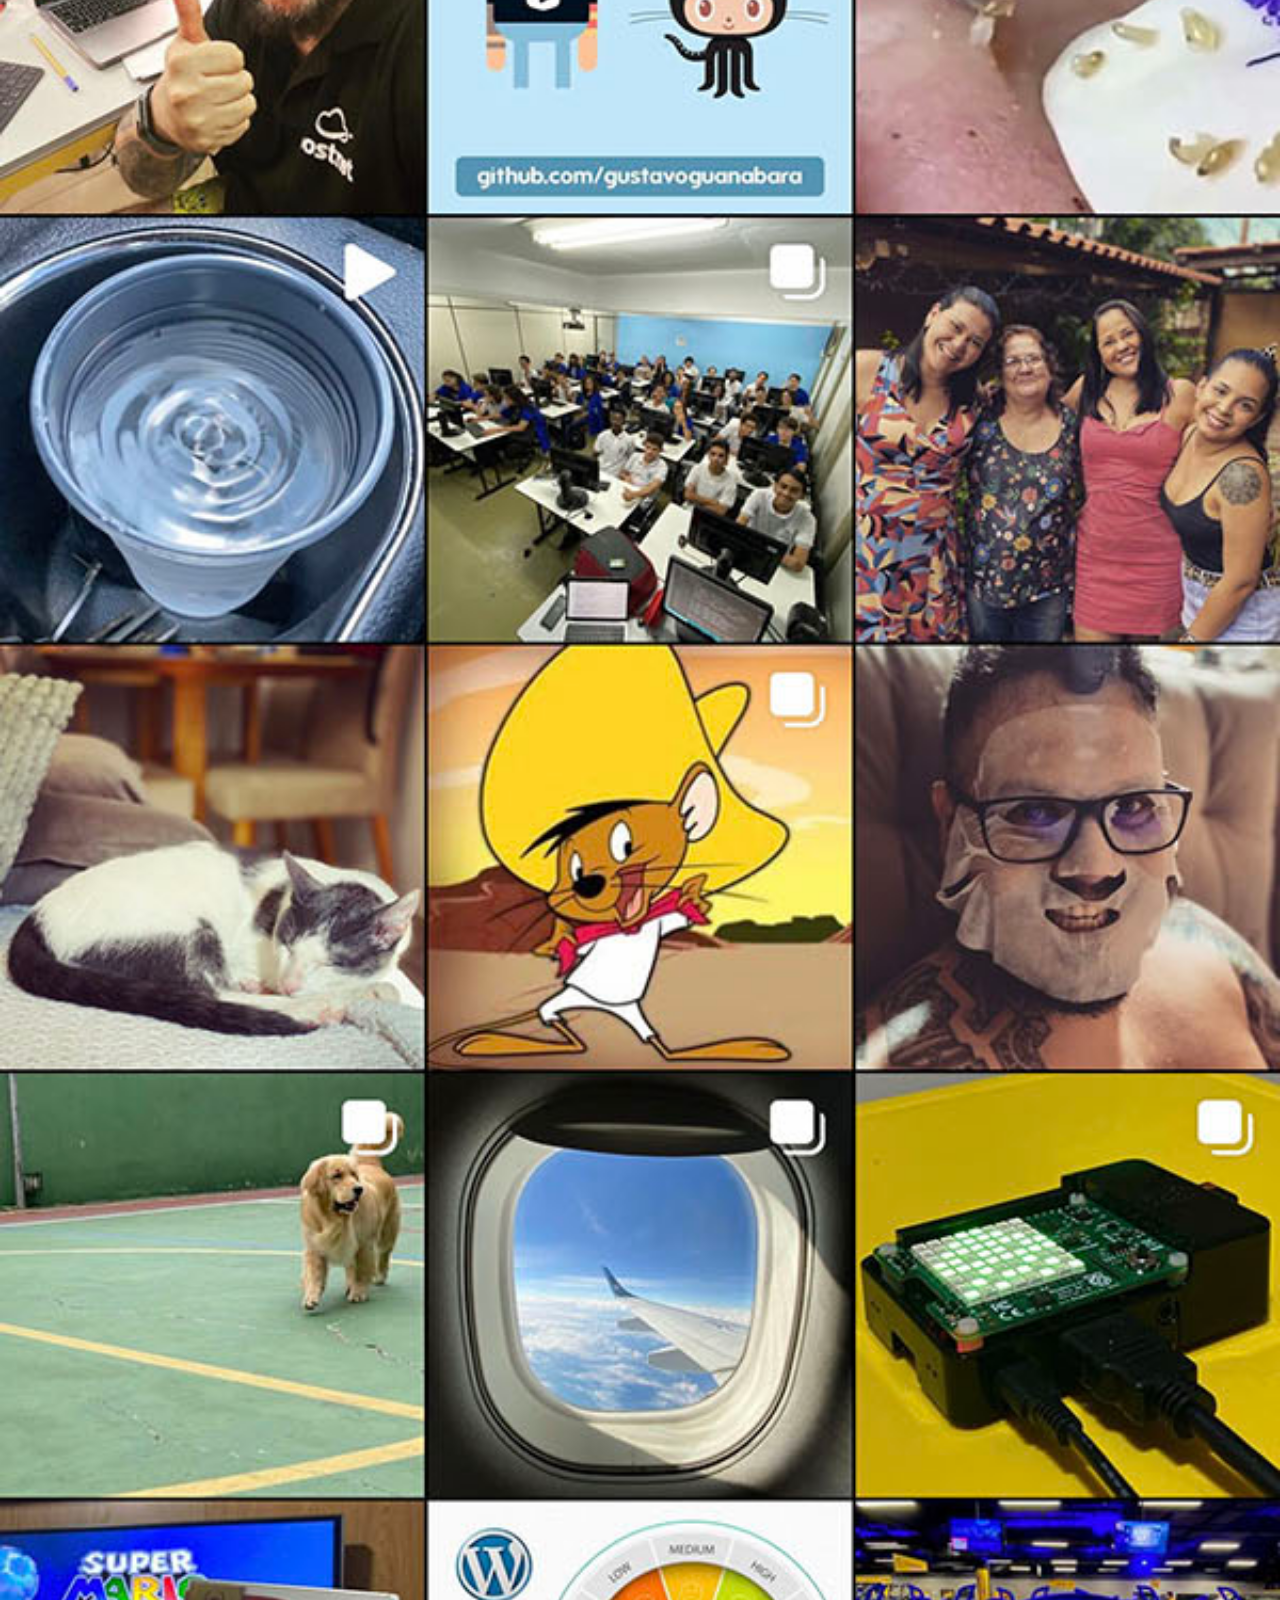
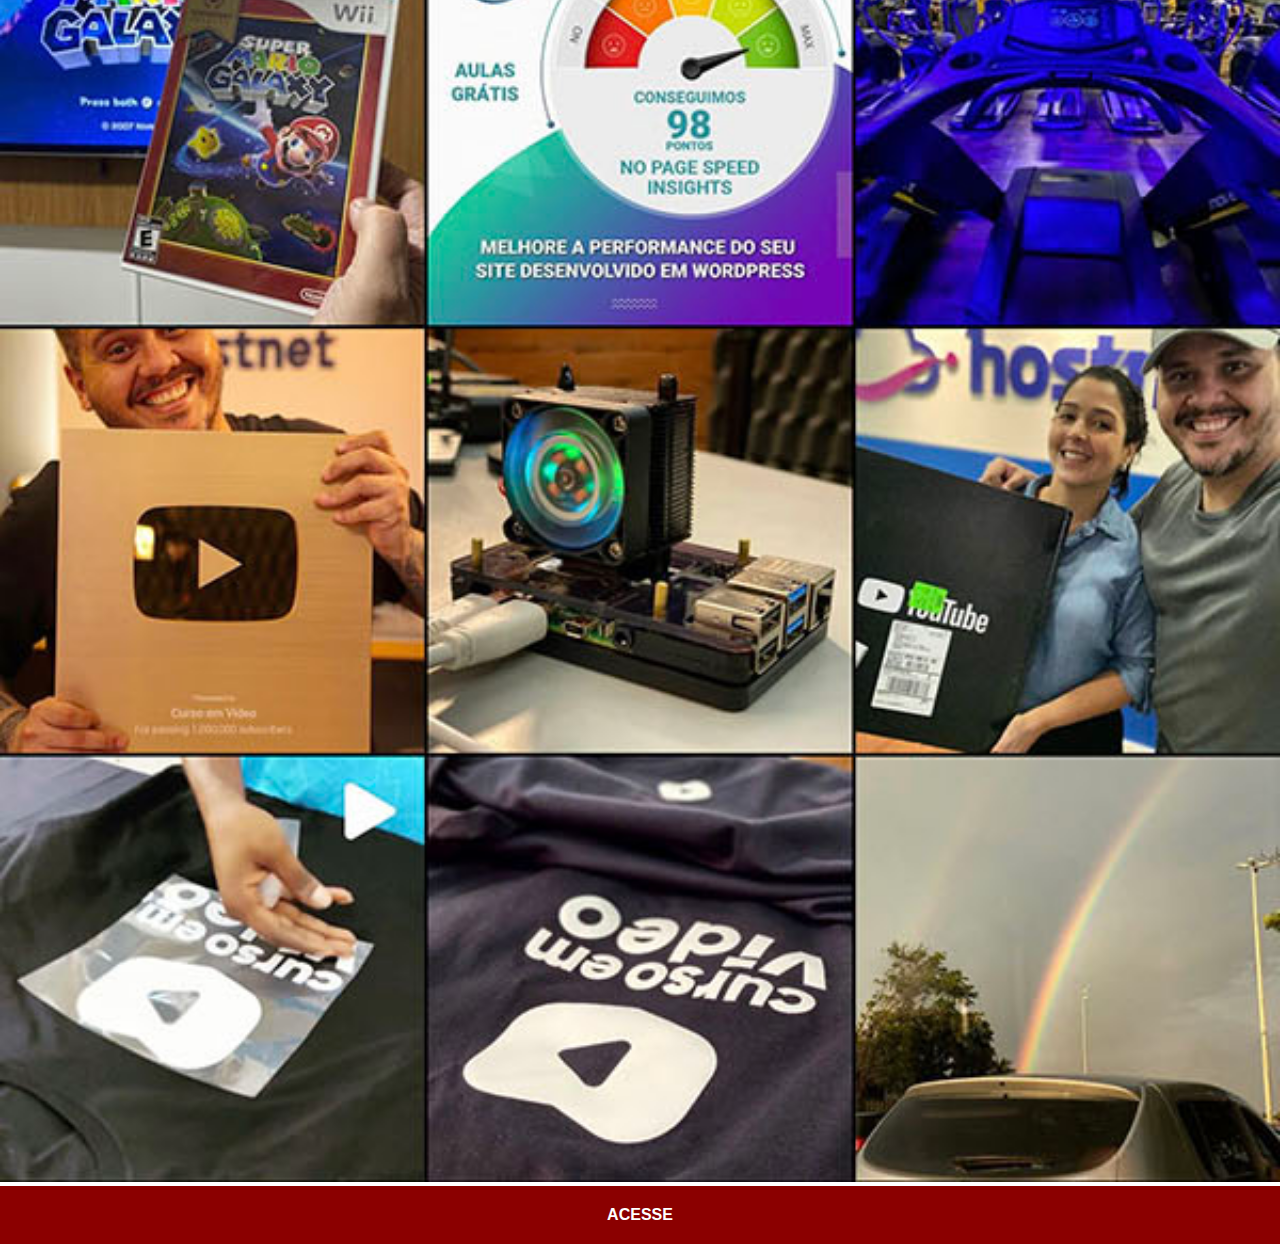
<file: instagram.html>
<!DOCTYPE html>
<html lang="pt-br">
<head>
    <meta charset="UTF-8">
    <meta http-equiv="X-UA-Compatible" content="IE=edge">
    <meta name="viewport" content="width=device-width, initial-scale=1.0">
    <title>Instagram</title>
    <link rel="stylesheet" href="estilos/social.css">
</head>
<body>
    <img src="imagens/tela-instagram.jpg" alt="Instagram">
    <a href="https://www.instagram.com/gustavoguanabara/" target="blank">ACESSE</a>   
</body>
</html>
</file>
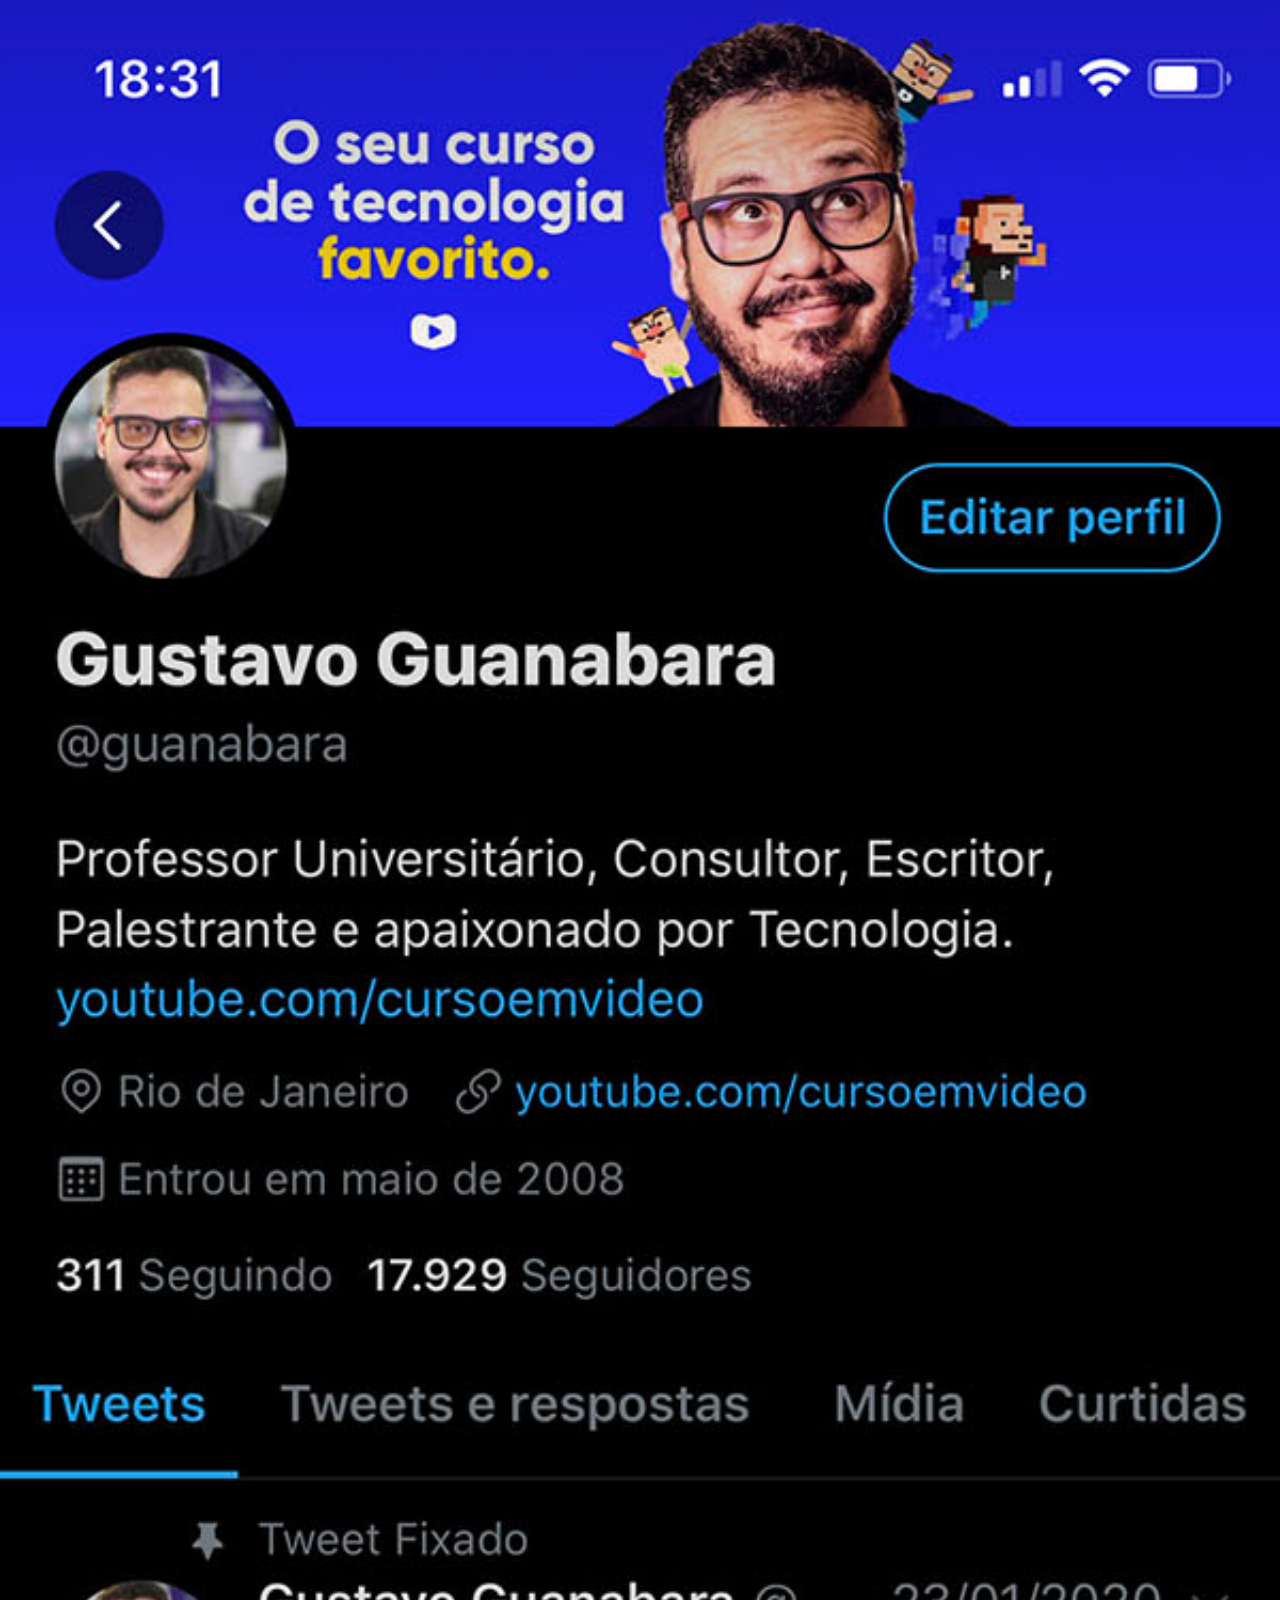
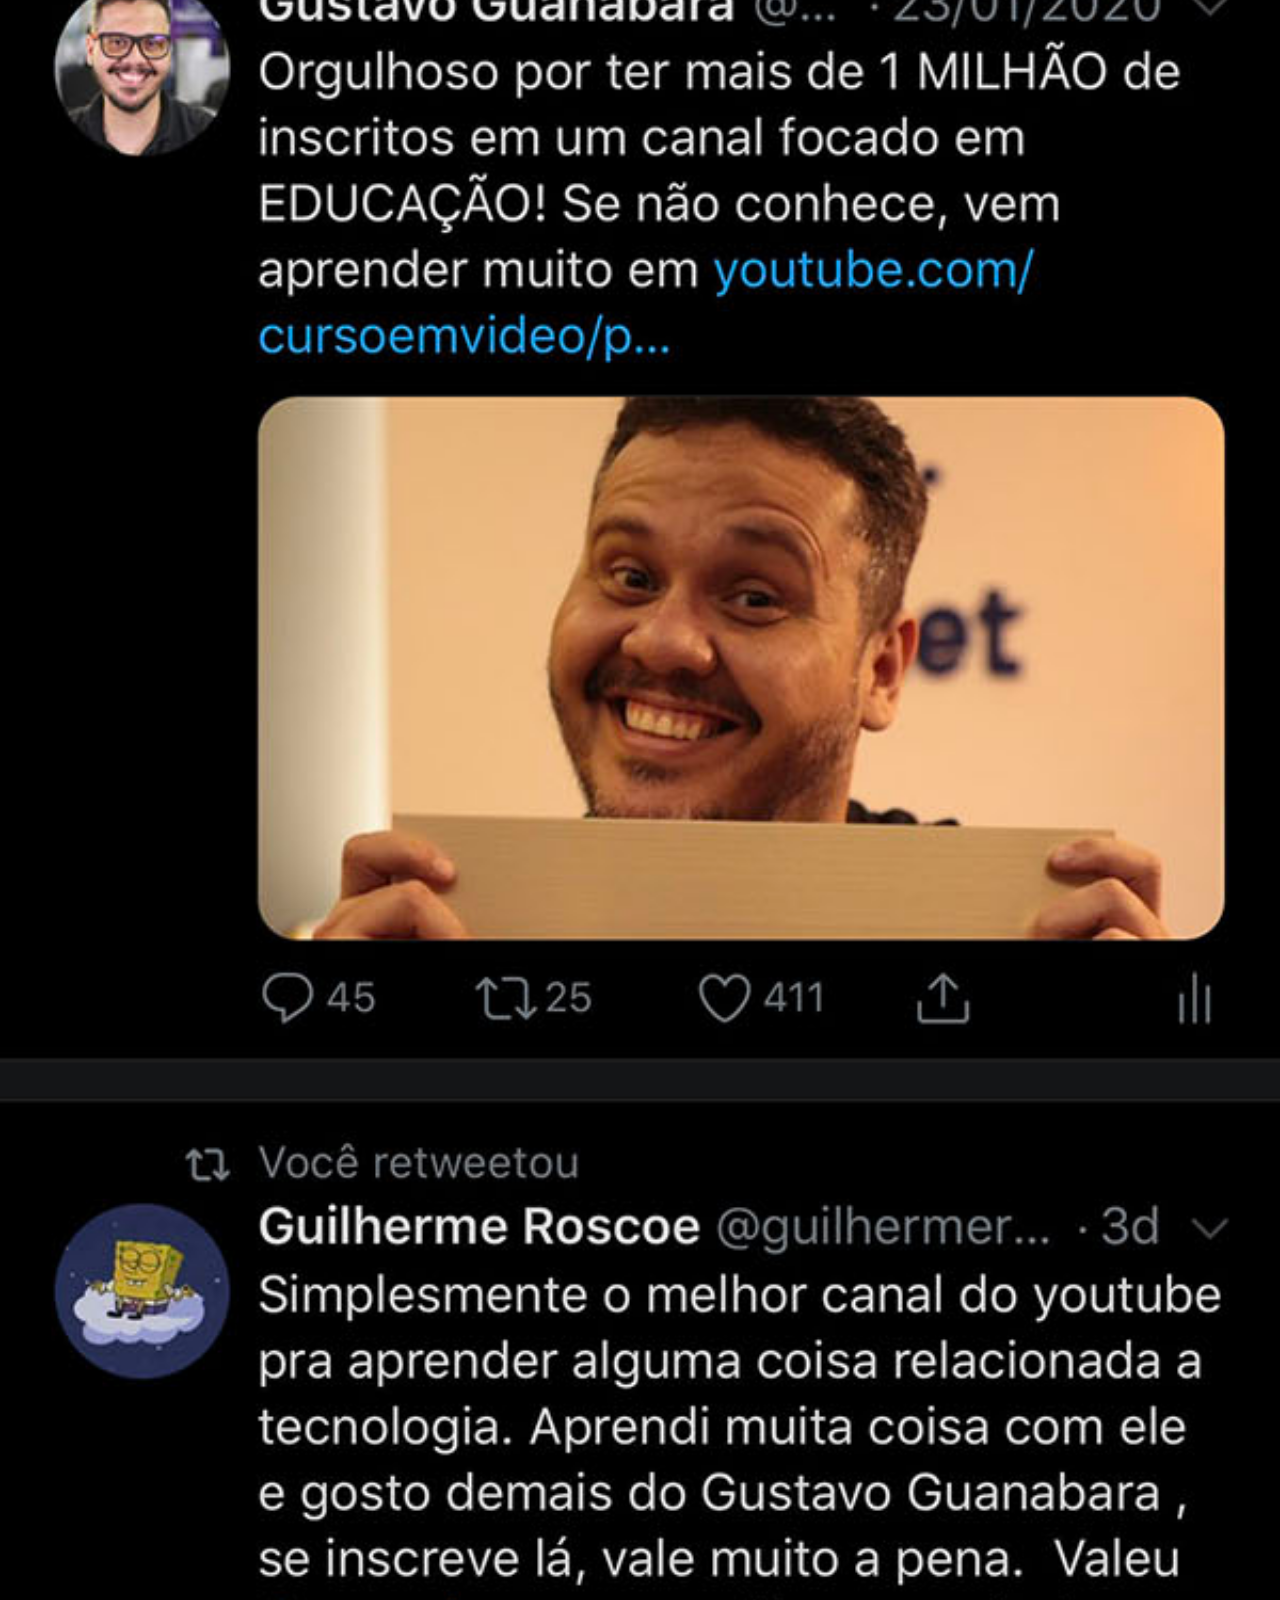
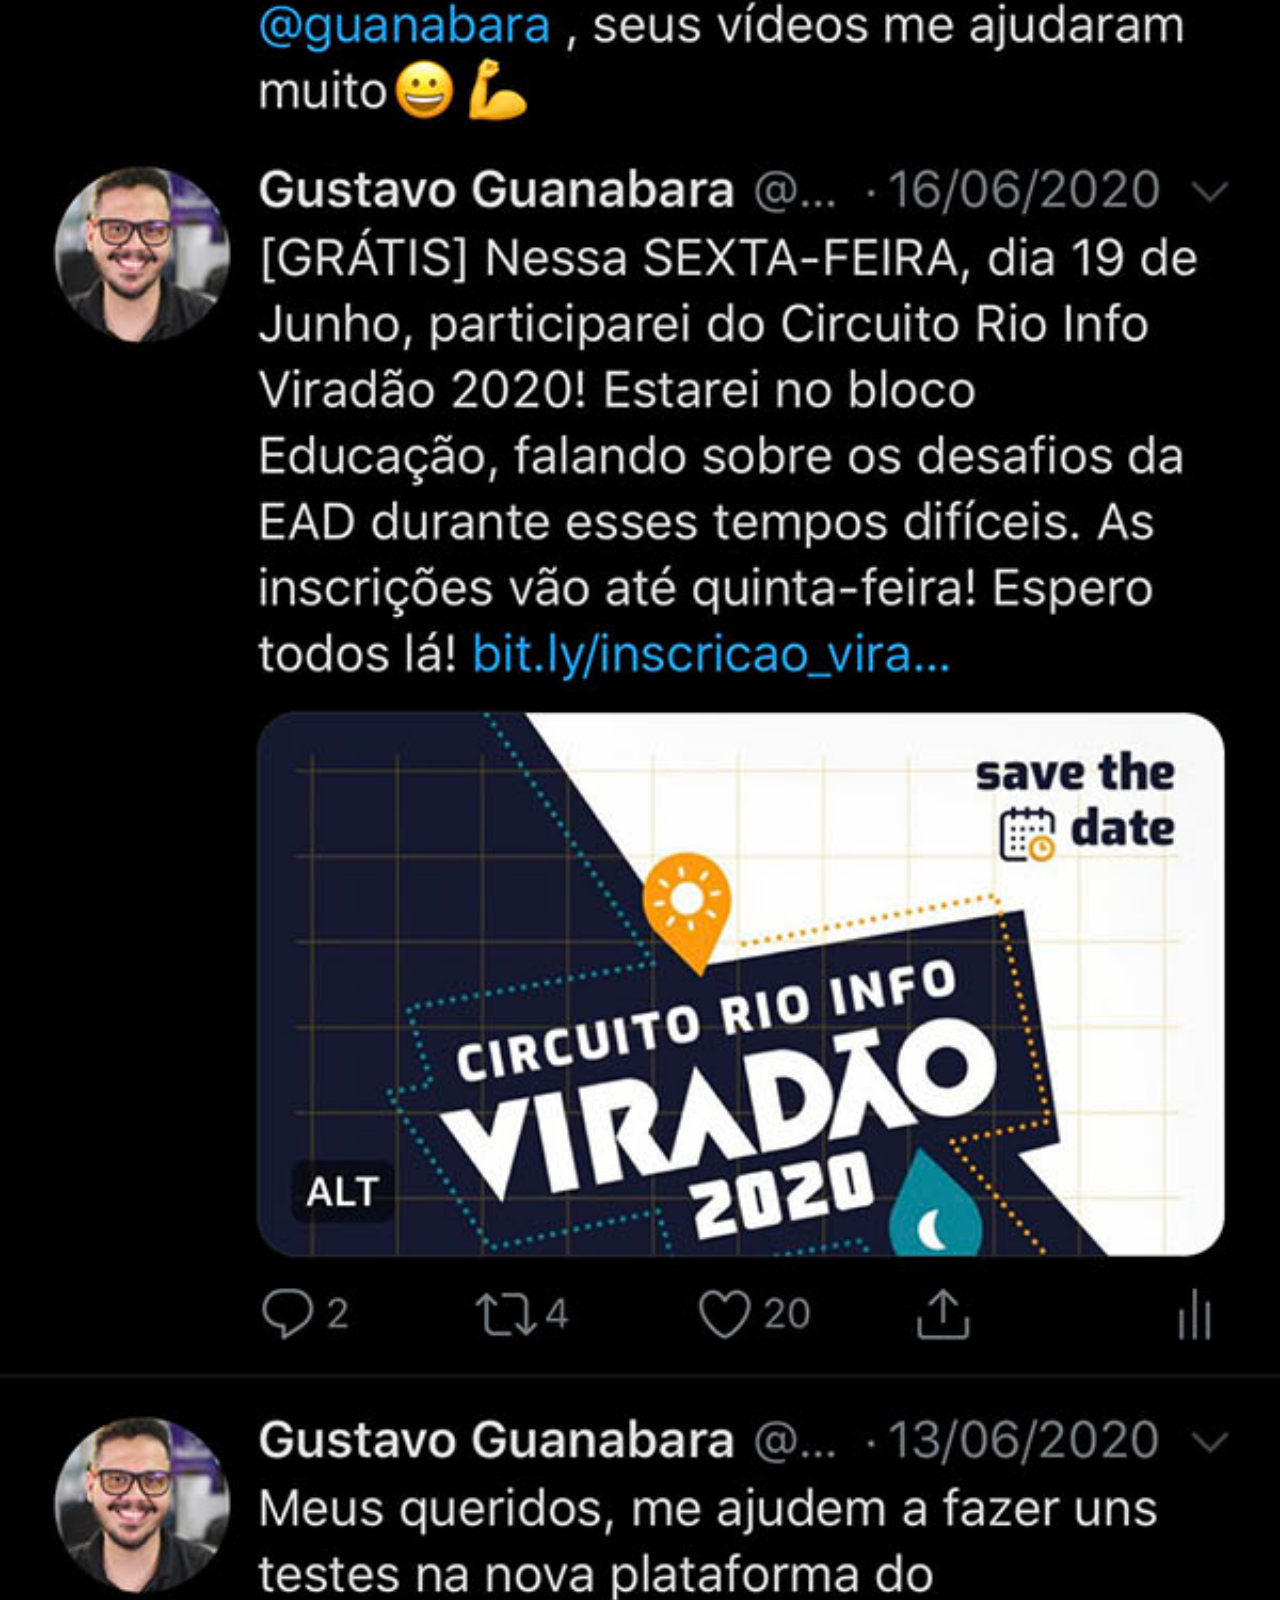
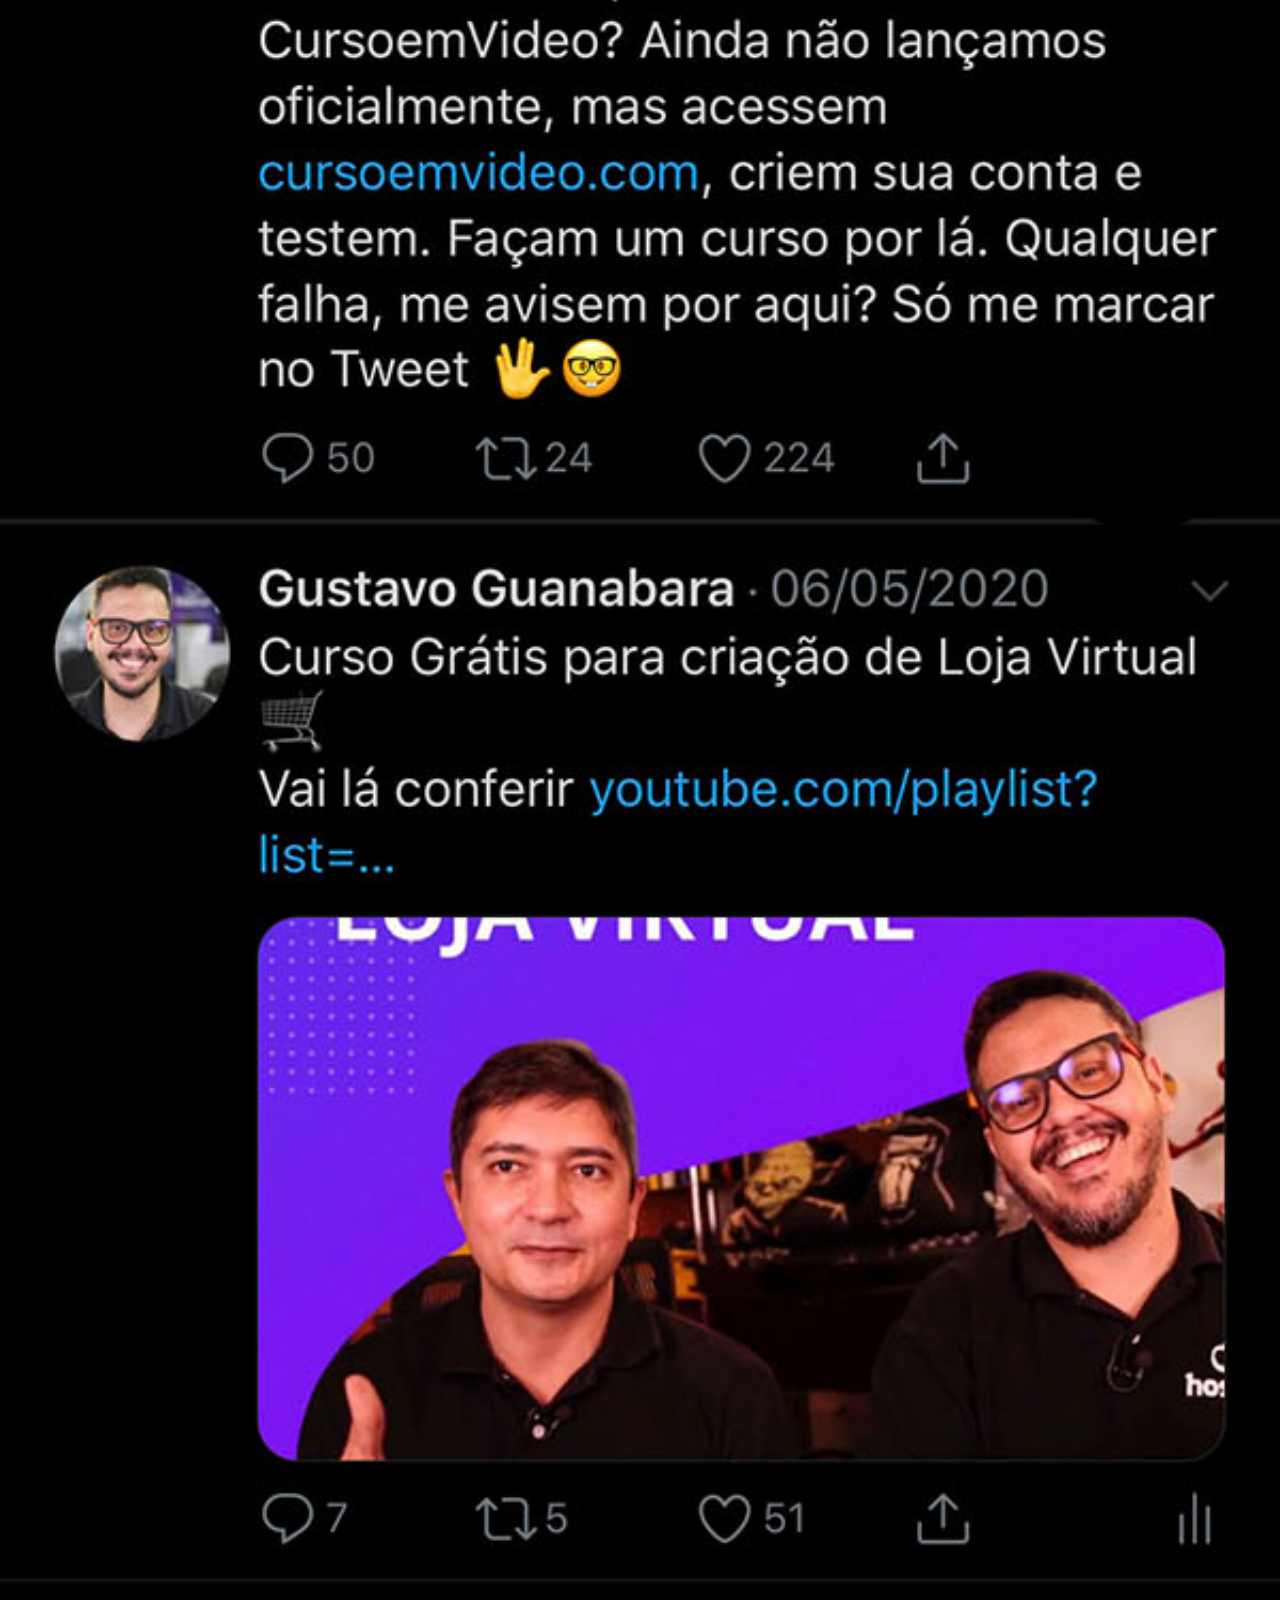
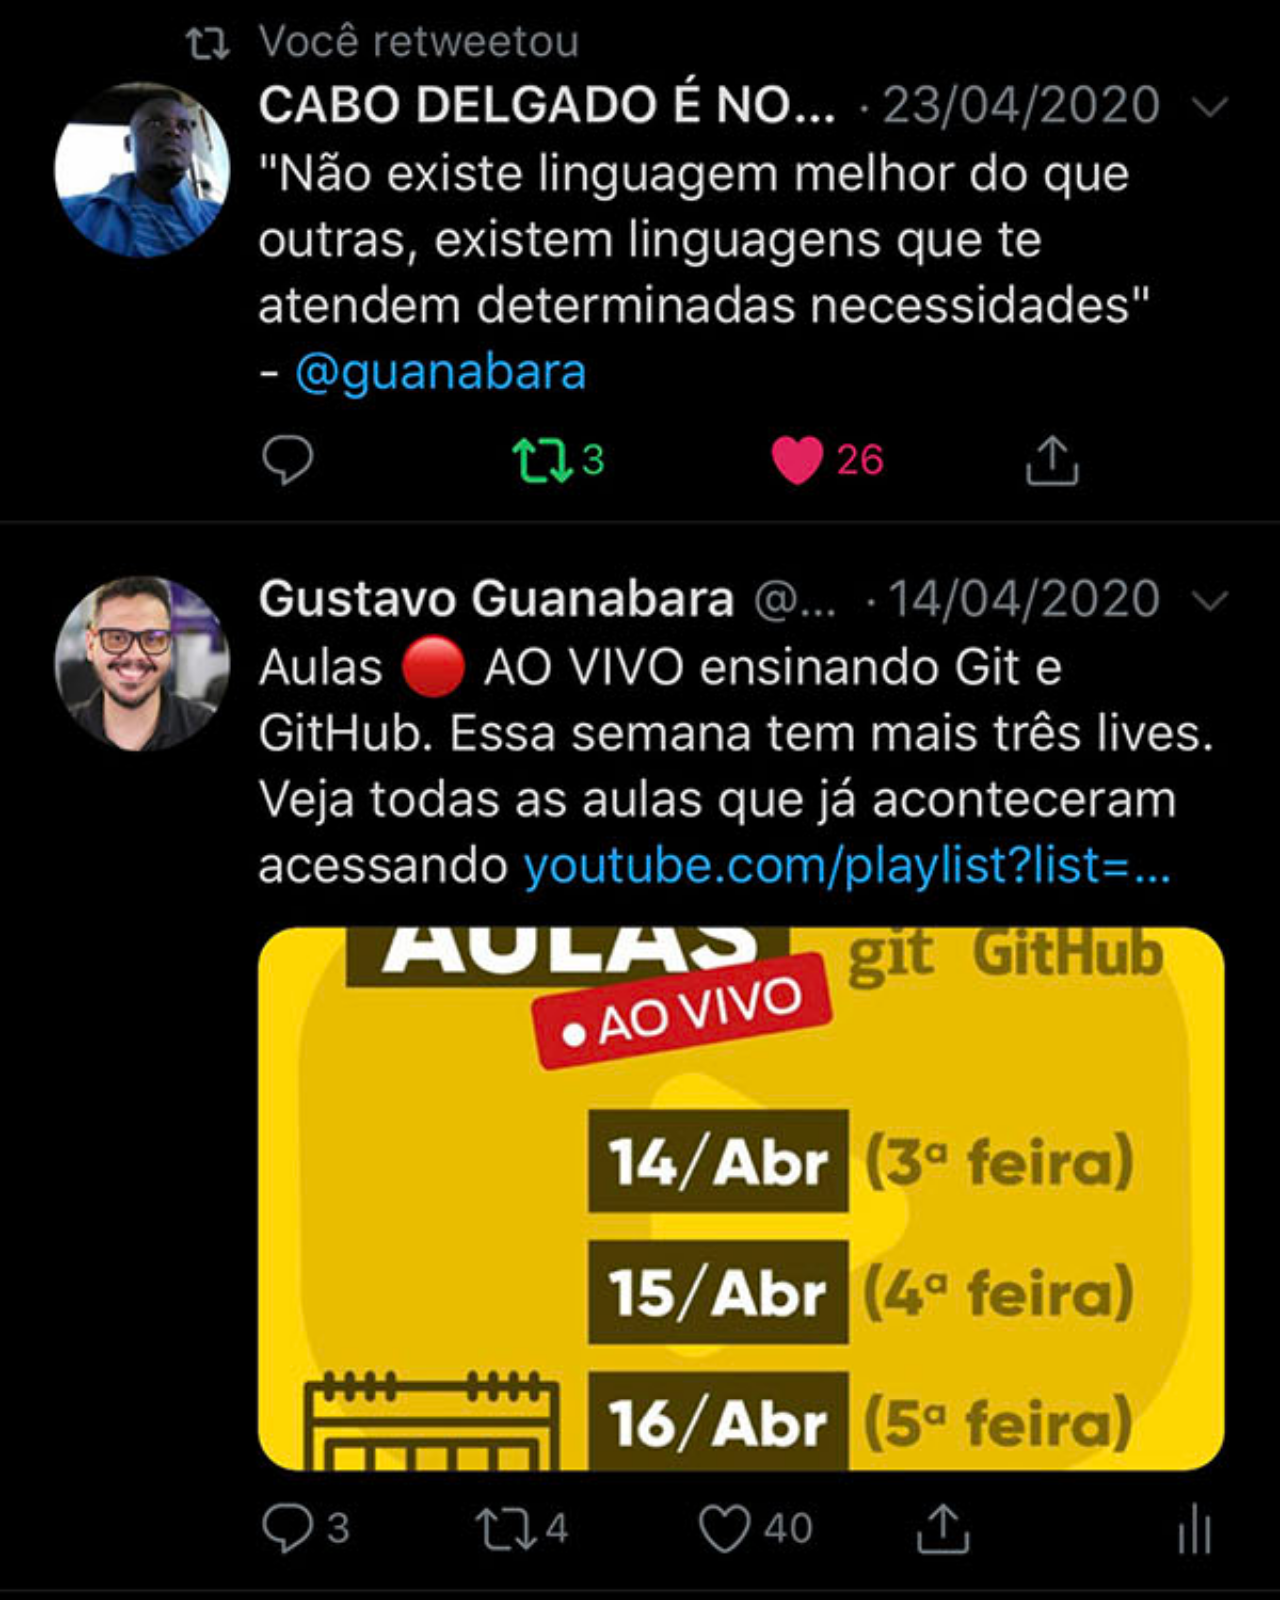
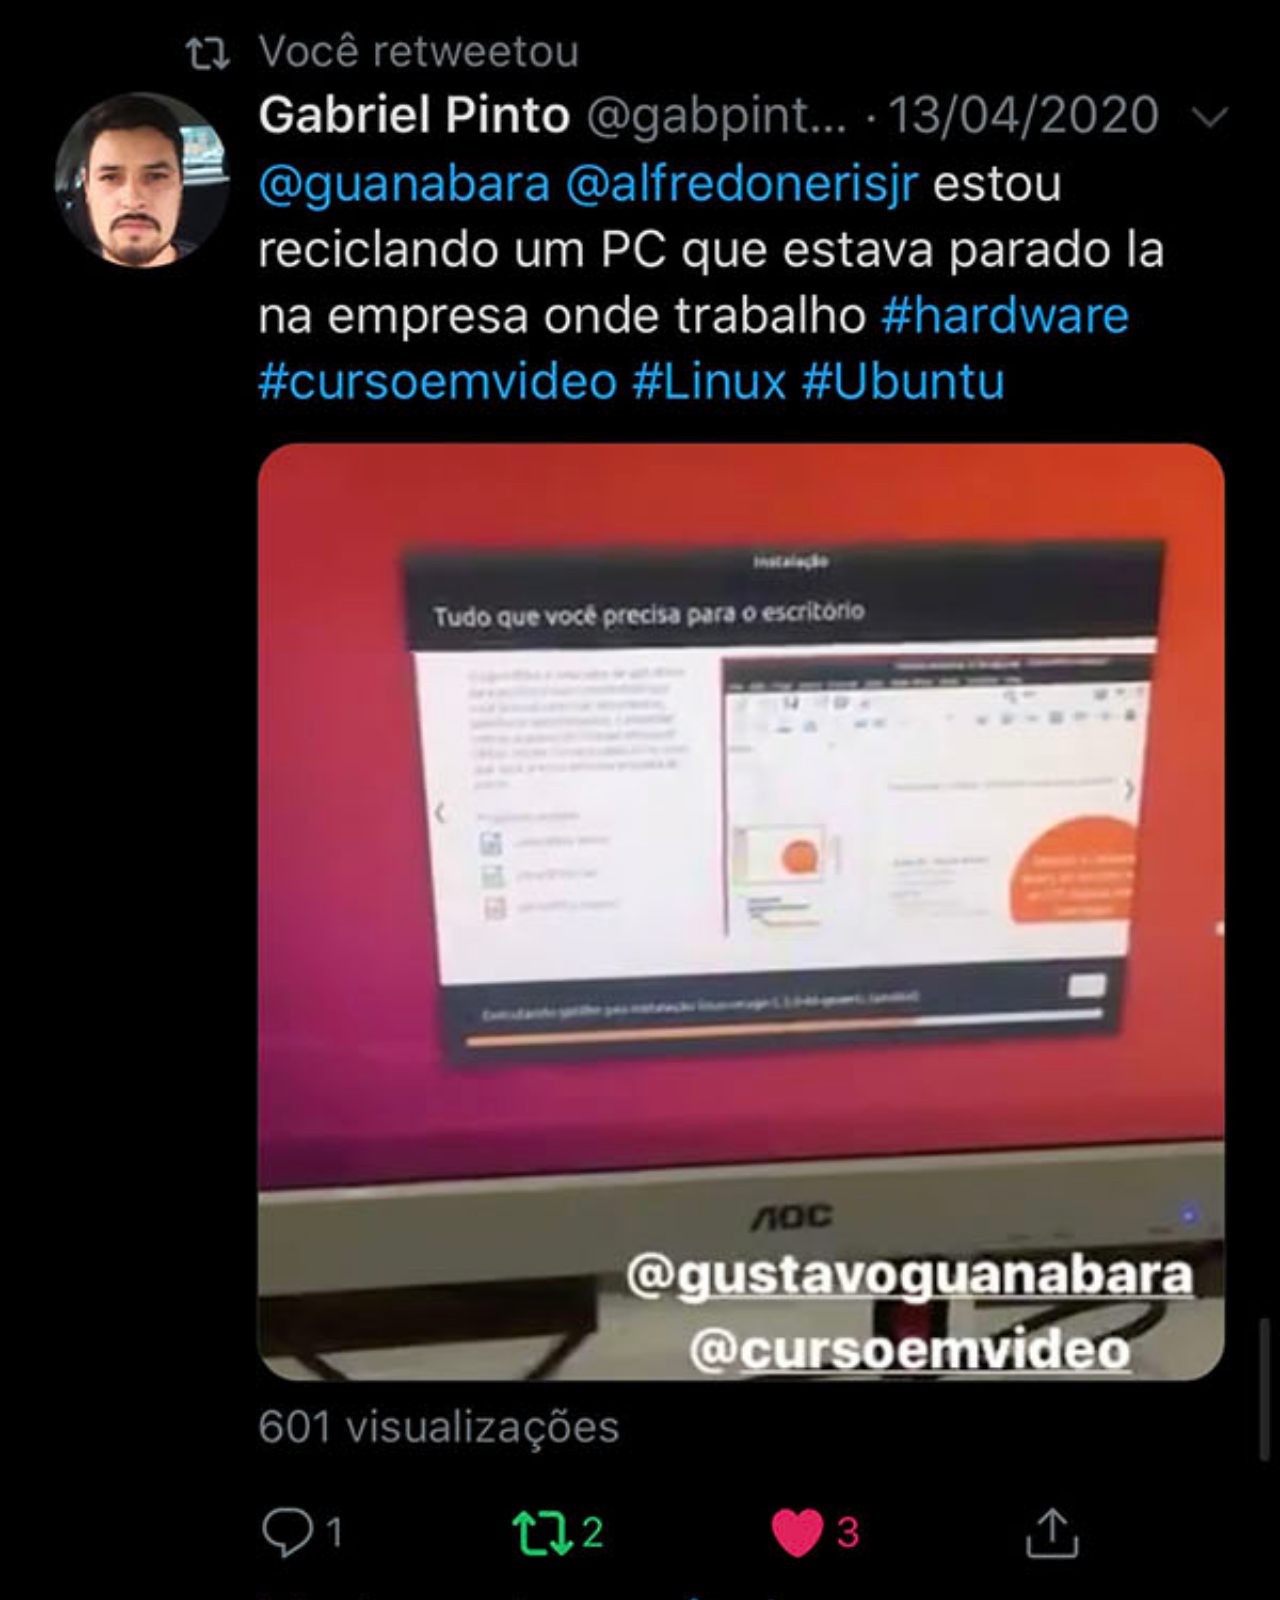
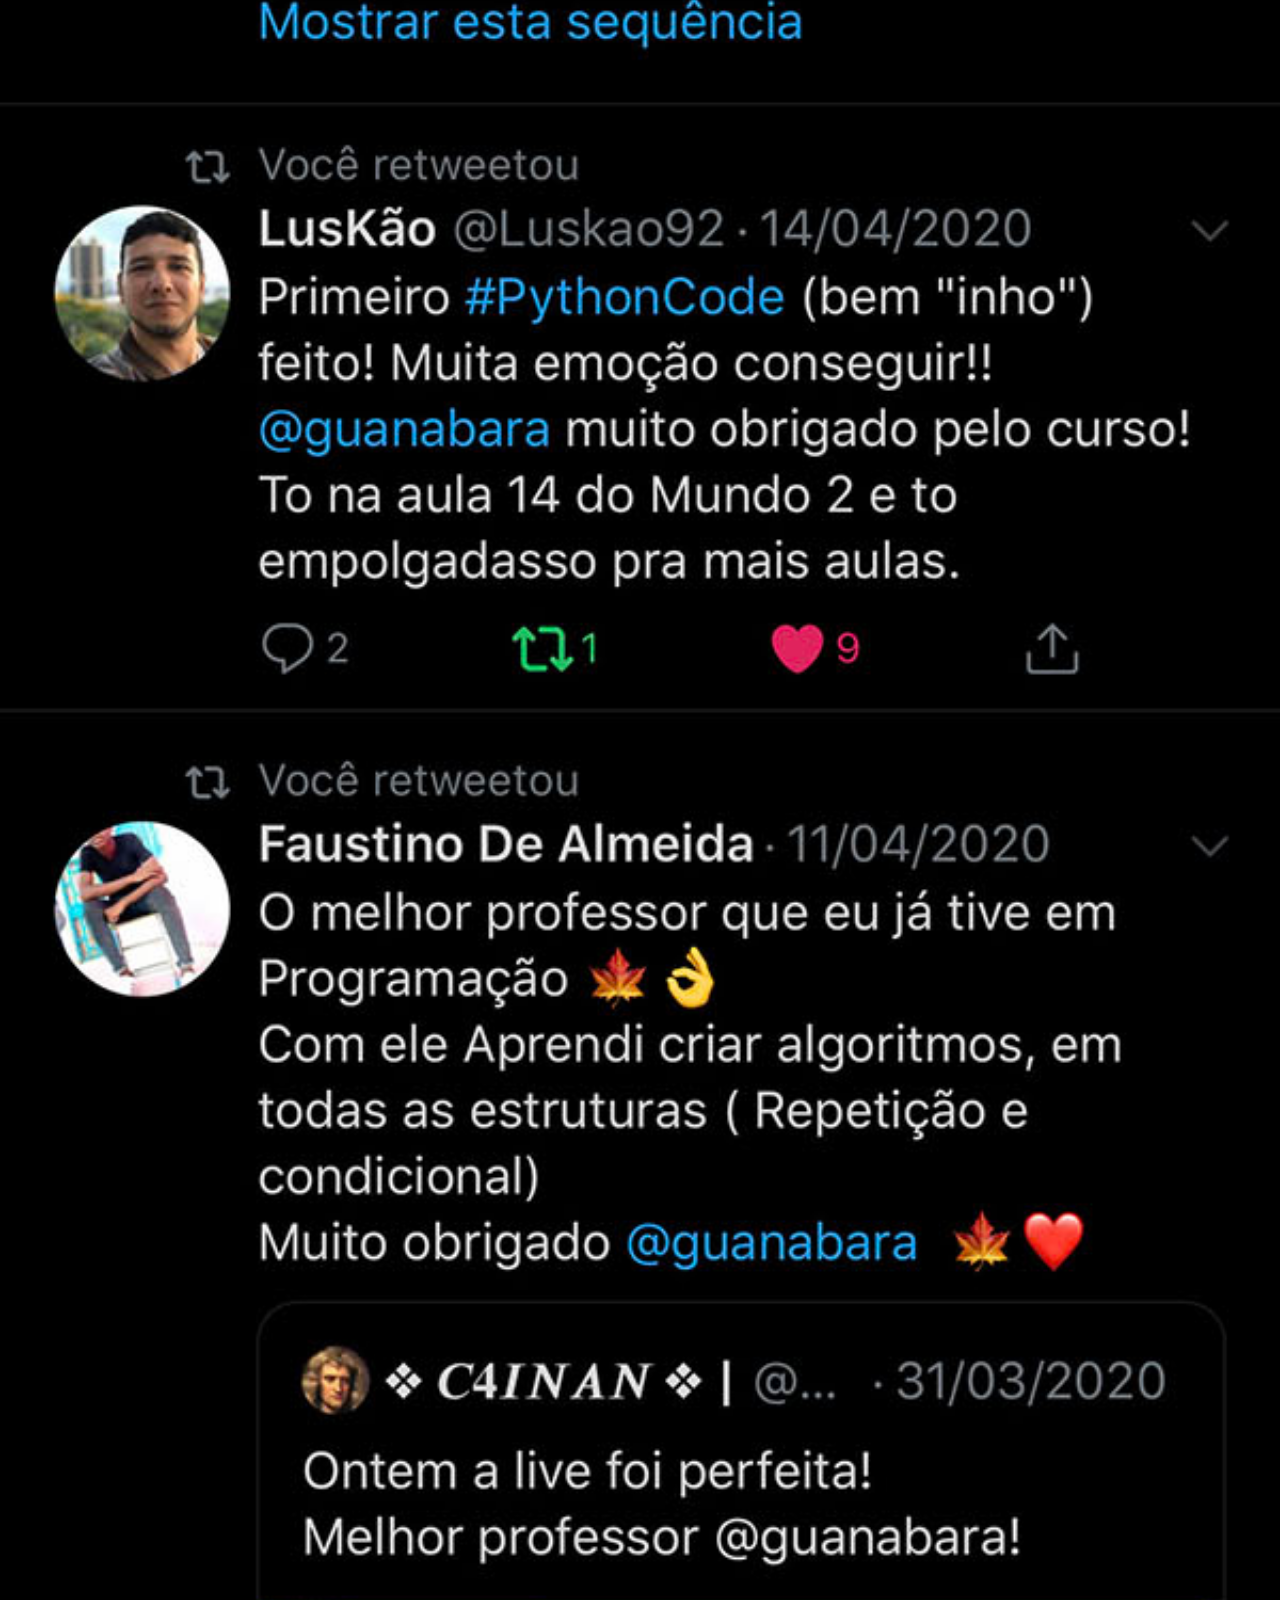
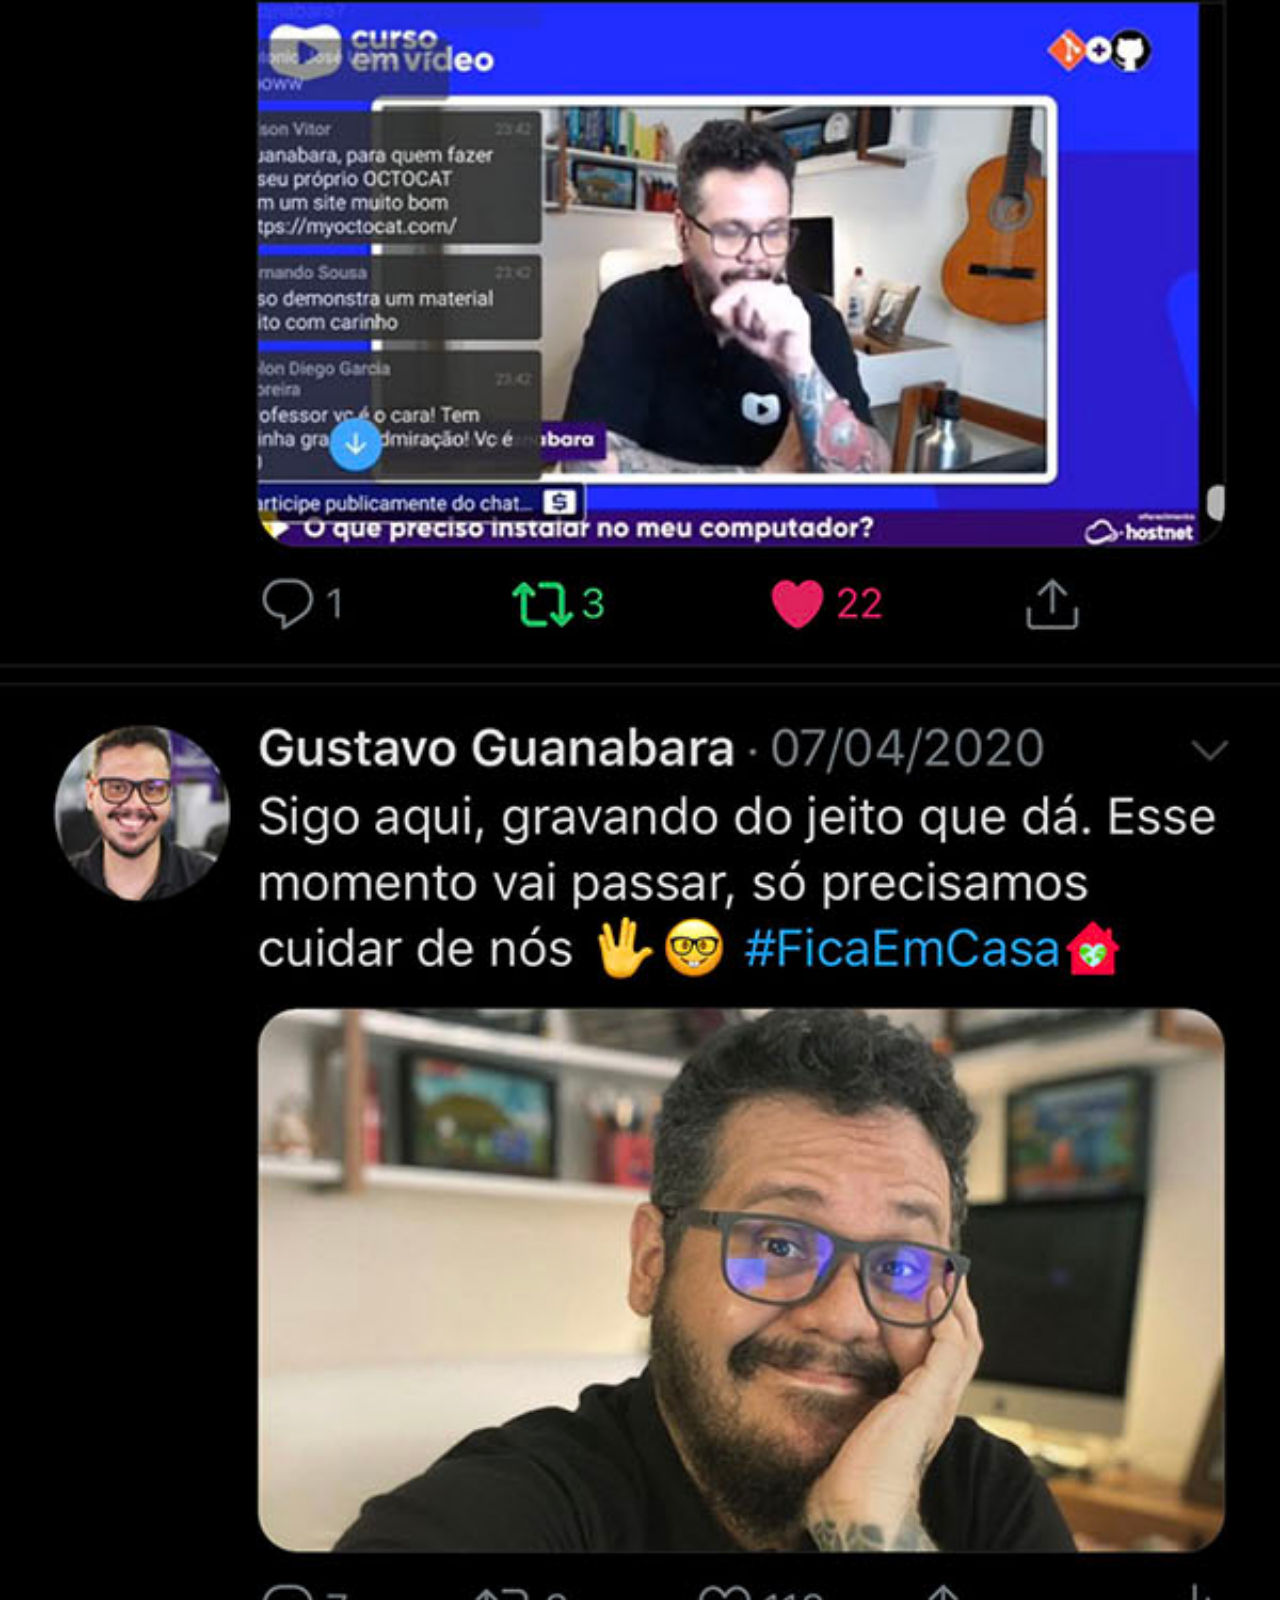
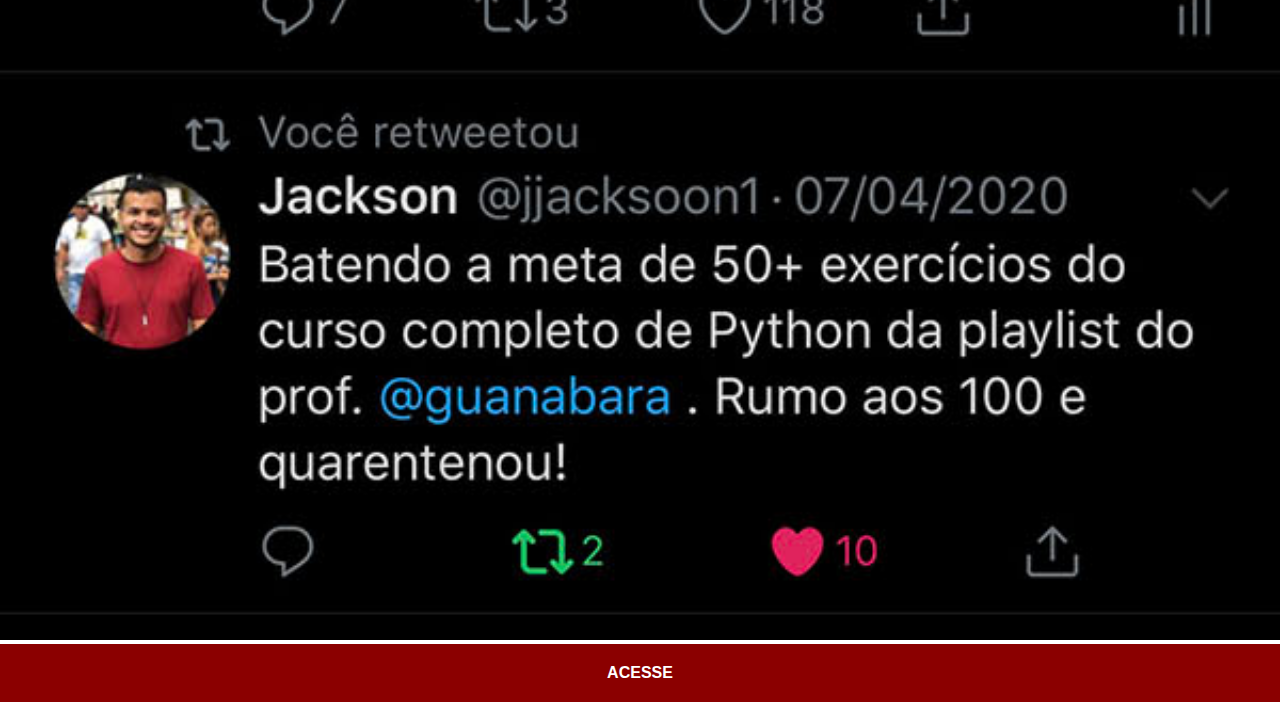
<file: twitter.html>
<!DOCTYPE html>
<html lang="pt-br">
<head>
    <meta charset="UTF-8">
    <meta http-equiv="X-UA-Compatible" content="IE=edge">
    <meta name="viewport" content="width=device-width, initial-scale=1.0">
    <title>Twitter</title>
    <link rel="stylesheet" href="estilos/social.css">
</head>
<body>
    <img src="imagens/tela-twitter.jpg" alt="Twitter">
    <a href="https://twitter.com/guanabara" target="blank">ACESSE</a>   
</body>
</html>
</file>
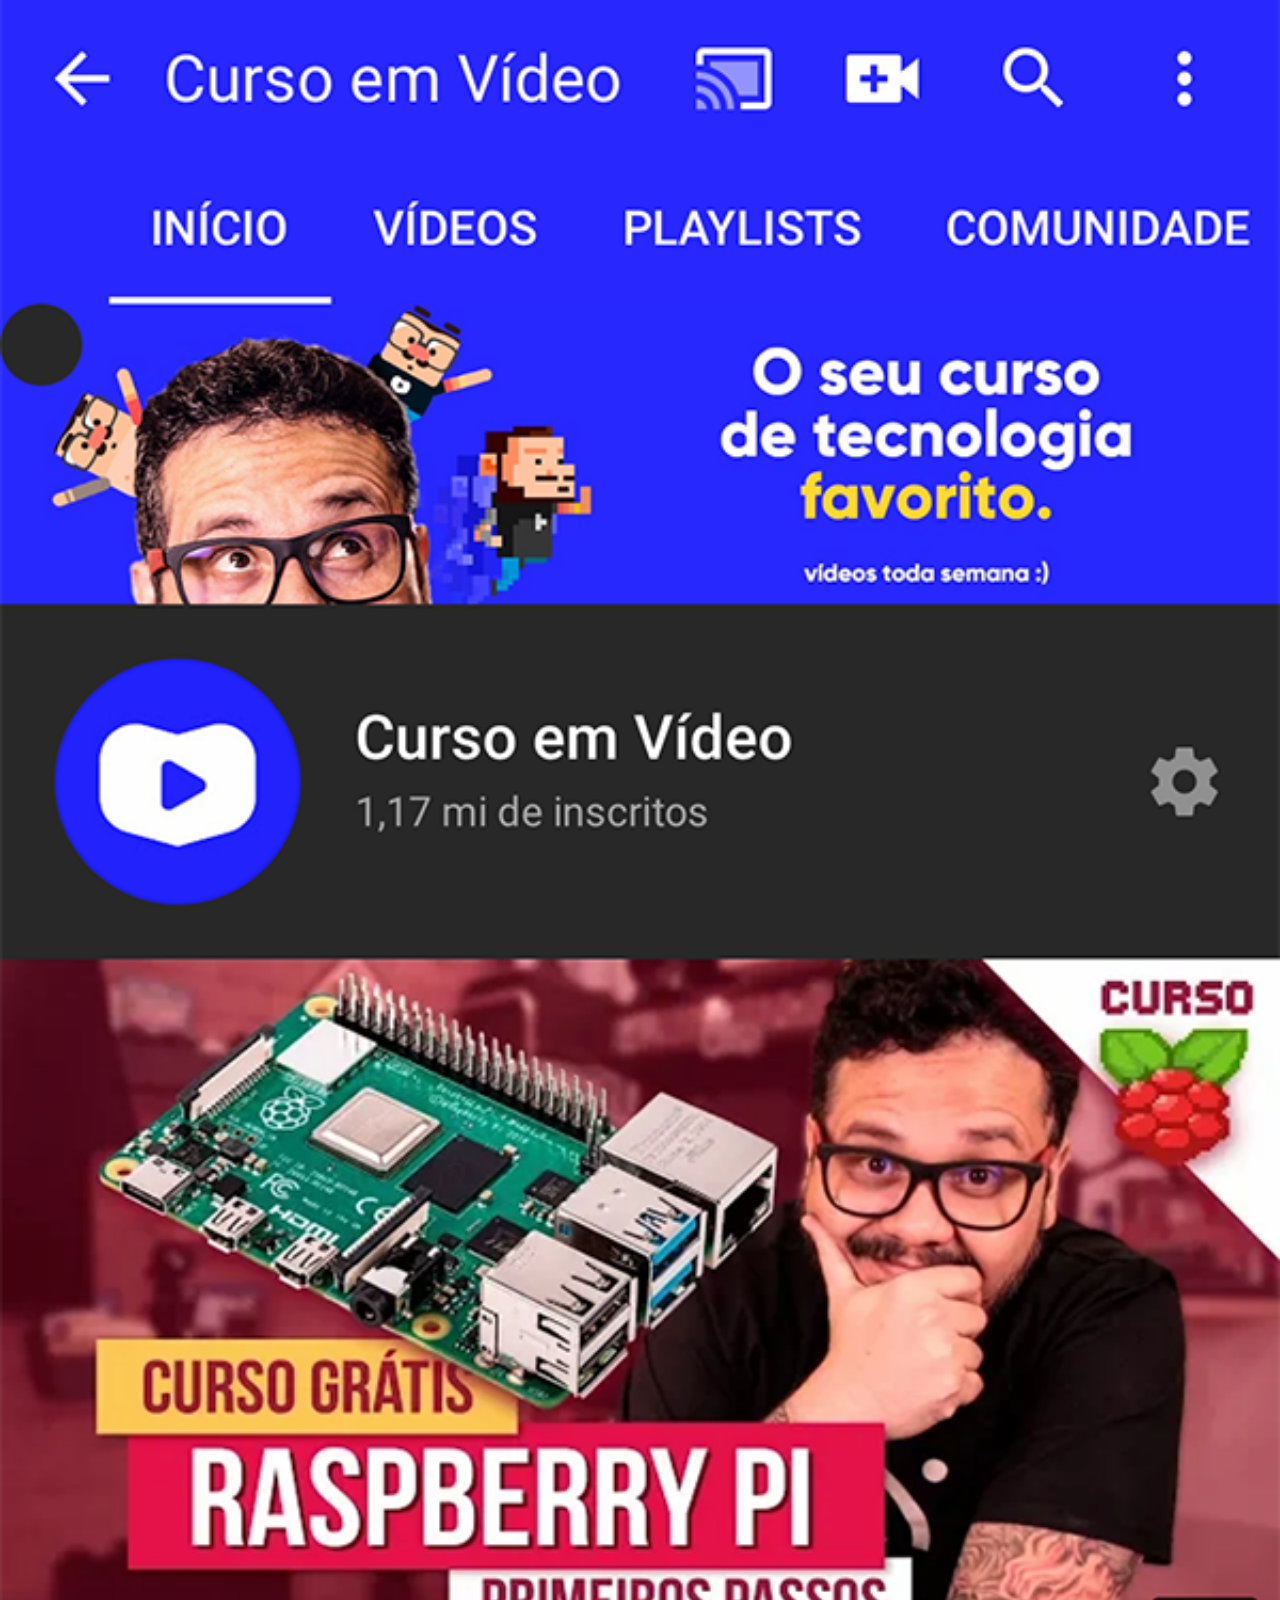
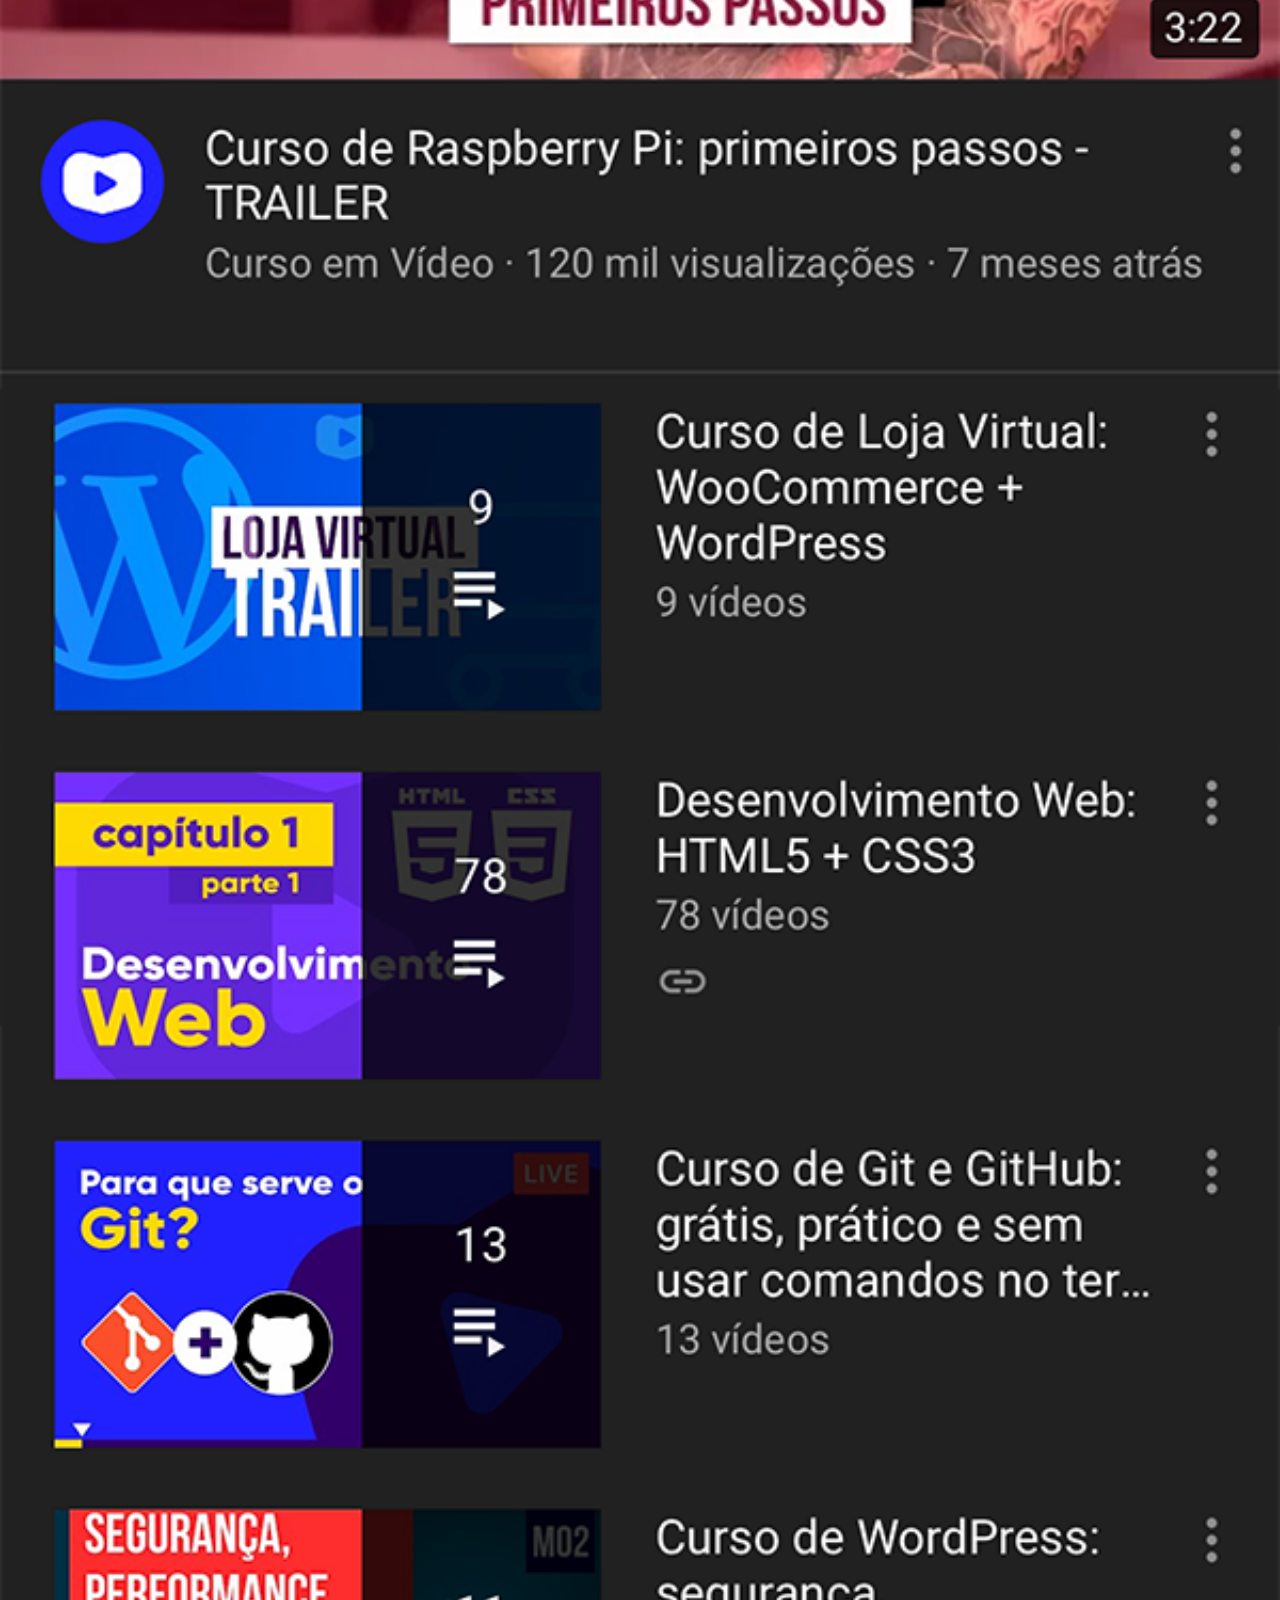
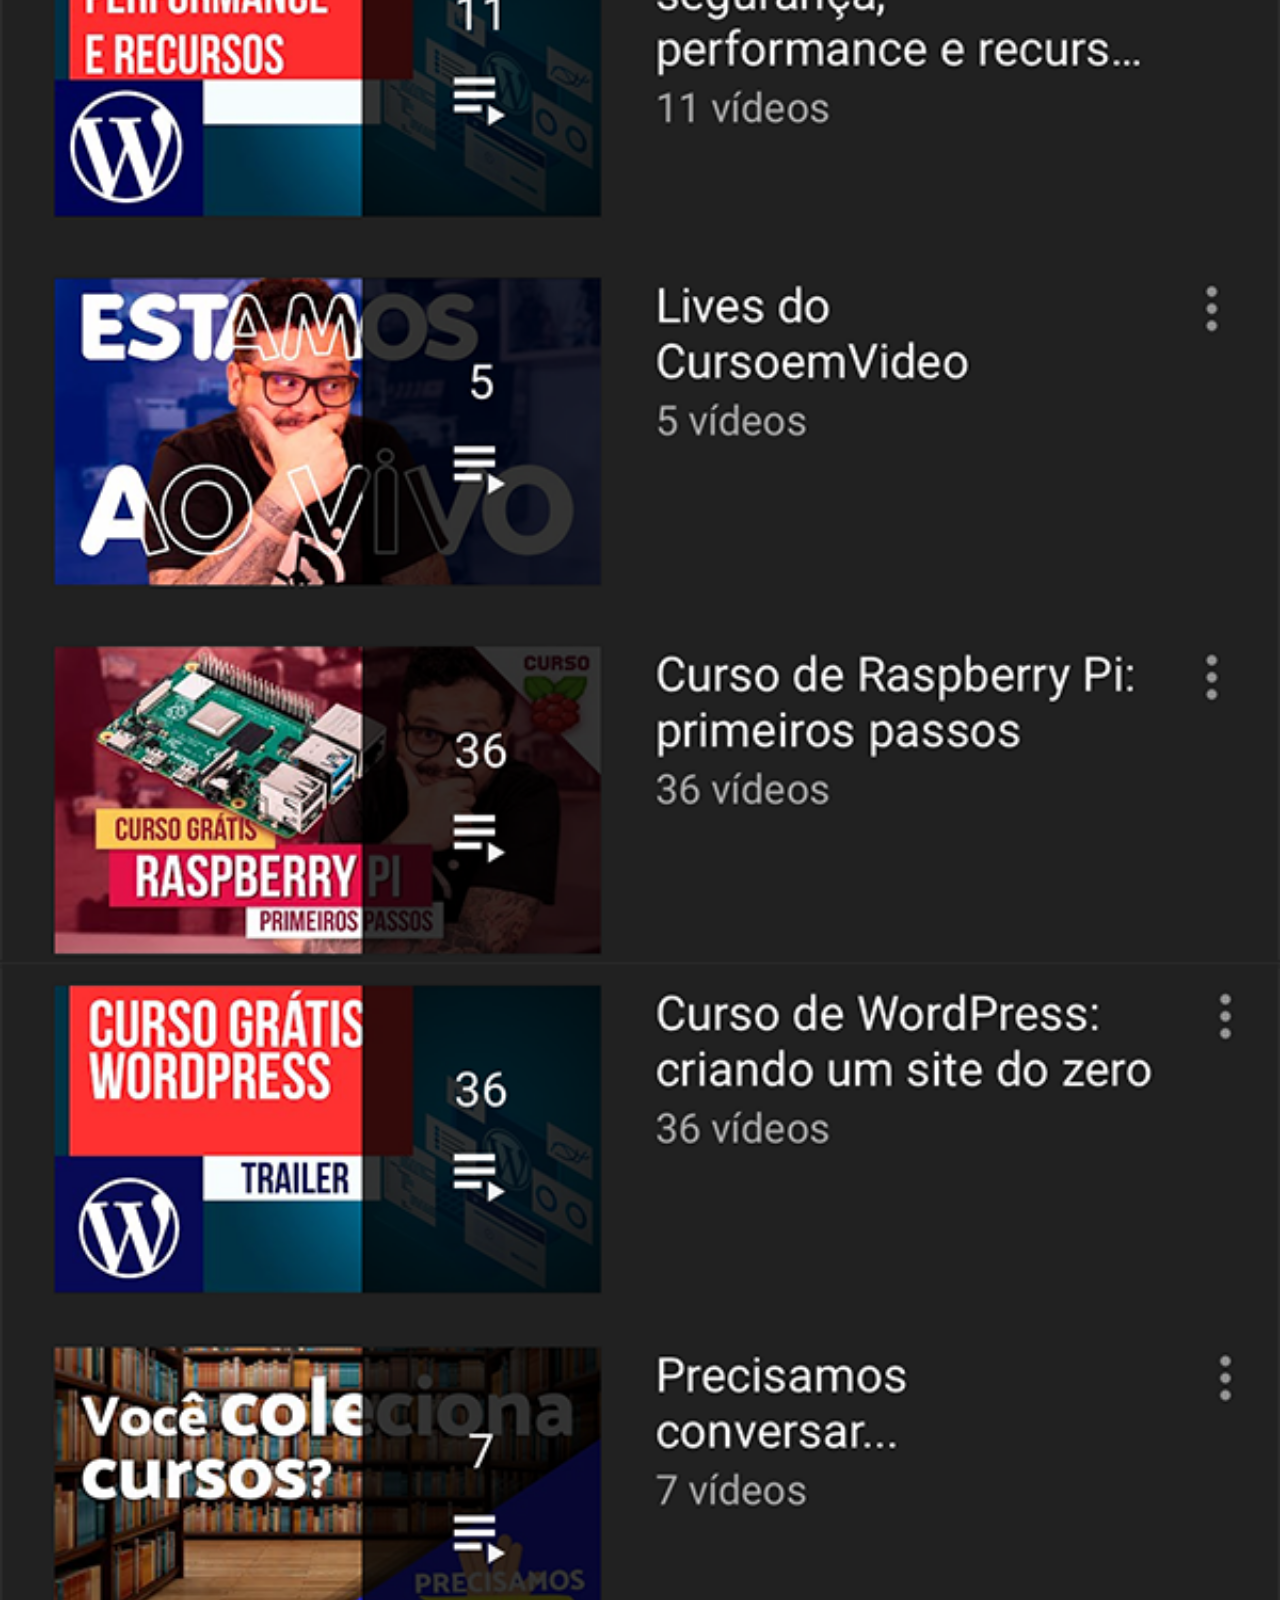
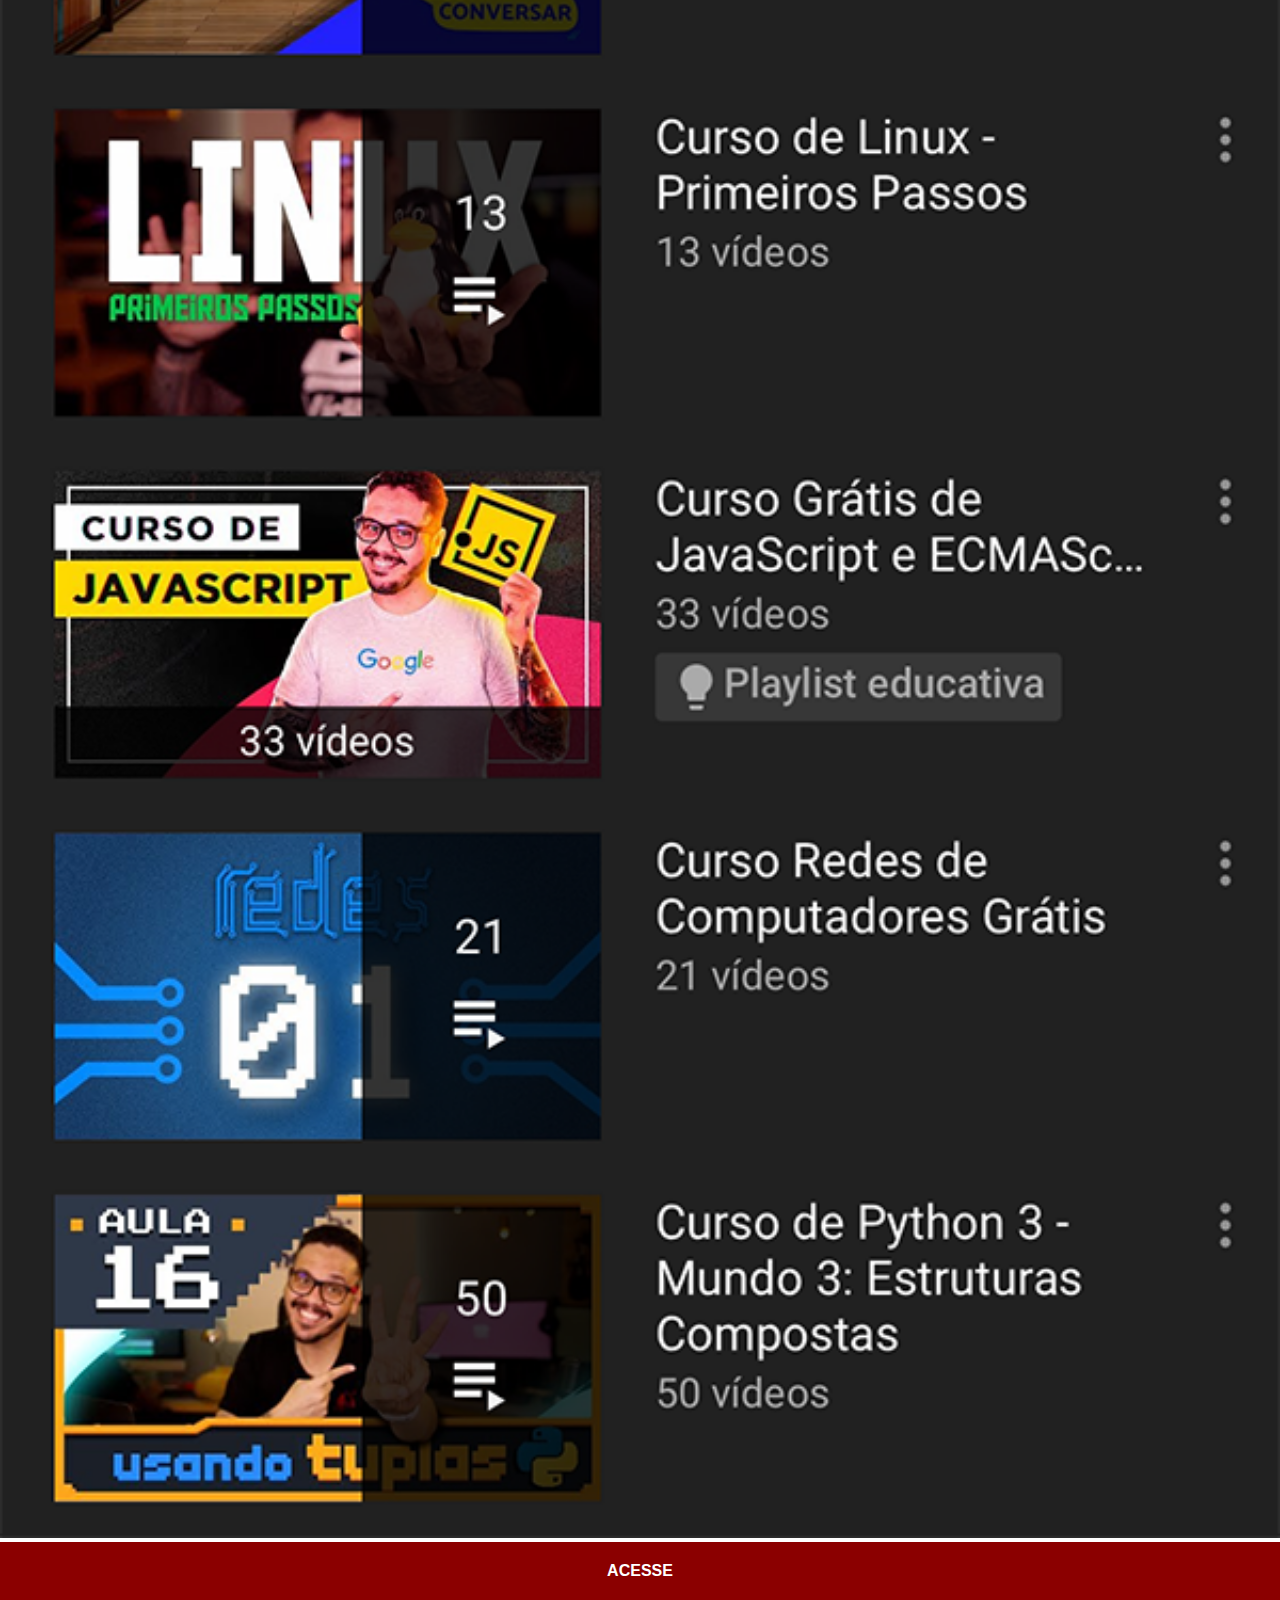
<file: youtube.html>
<!DOCTYPE html>
<html lang="pt-br">
<head>
    <meta charset="UTF-8">
    <meta http-equiv="X-UA-Compatible" content="IE=edge">
    <meta name="viewport" content="width=device-width, initial-scale=1.0">
    <title>Youtube</title>
    <link rel="stylesheet" href="estilos/social.css">
</head>
<body>
    <img src="imagens/tela-youtube.png" alt="YouTube">
    <a href="https://www.youtube.com/c/CursoemV%C3%ADdeo/playlists" target="blank">ACESSE</a>   
</body>
</html>
</file>
<file: estilos/style.css>
@charset "UTF-8";

* {
    margin: 0px;
    padding: 0px;
    font-family: Arial, Helvetica, sans-serif;
}

html, body {
    height: 100vh;
    width: 100vw;
    background-color: black;
}

body {
    background: url('../imagens/fundo-madeira.jpg') no-repeat top center;
    background-size: cover;
    background-attachment: fixed;
}

main {
    height: 100vh;
    position: relative;
}

section#telefone {
    position: absolute;
    top: 50%;
    left: 50%;
    transform: translate(-50%, -50%);

    height: 627px;
    width: 311px;
    background: url(../imagens/frame-iphone.png) no-repeat;
}

iframe#tela {
    position: relative;
    top: 50px;
    left: 22px;
    width: 267px;
    height: 501px;
}

section#redes-sociais > a > img {
    width: 60px;
    margin: 10px;
    border-radius: 50%;  
    box-shadow: 2px 2px 5px rgba(0, 0, 0, 0.589);
    box-sizing: border-box;
}

section#redes-sociais img:hover {
    border: 2px solid rgba(255, 255, 255, 0.582);
    transform: translate(-3px, -3px);
    box-shadow: 5px 5px 10px rgba(0, 0, 0, 0.644);
    transition: transform 0.4s;
}
</file>
<file: estilos/social.css>
@charset "UTF-8";

        * {
            margin: 0px;
            padding: 0px;
            font-family: Arial, Helvetica, sans-serif;
        }

        ::-webkit-scrollbar {
            width: 0px;
            height: 0px;
        }

        img {
            width: 100vw;
        }

        a {
            display: block;
            background-color: darkred;
            color: white;
            padding: 20px;
            text-align: center;
            font-weight: bolder;
            text-decoration: none;
        }

        a:hover {
            background-color: red;
        }
</file>
